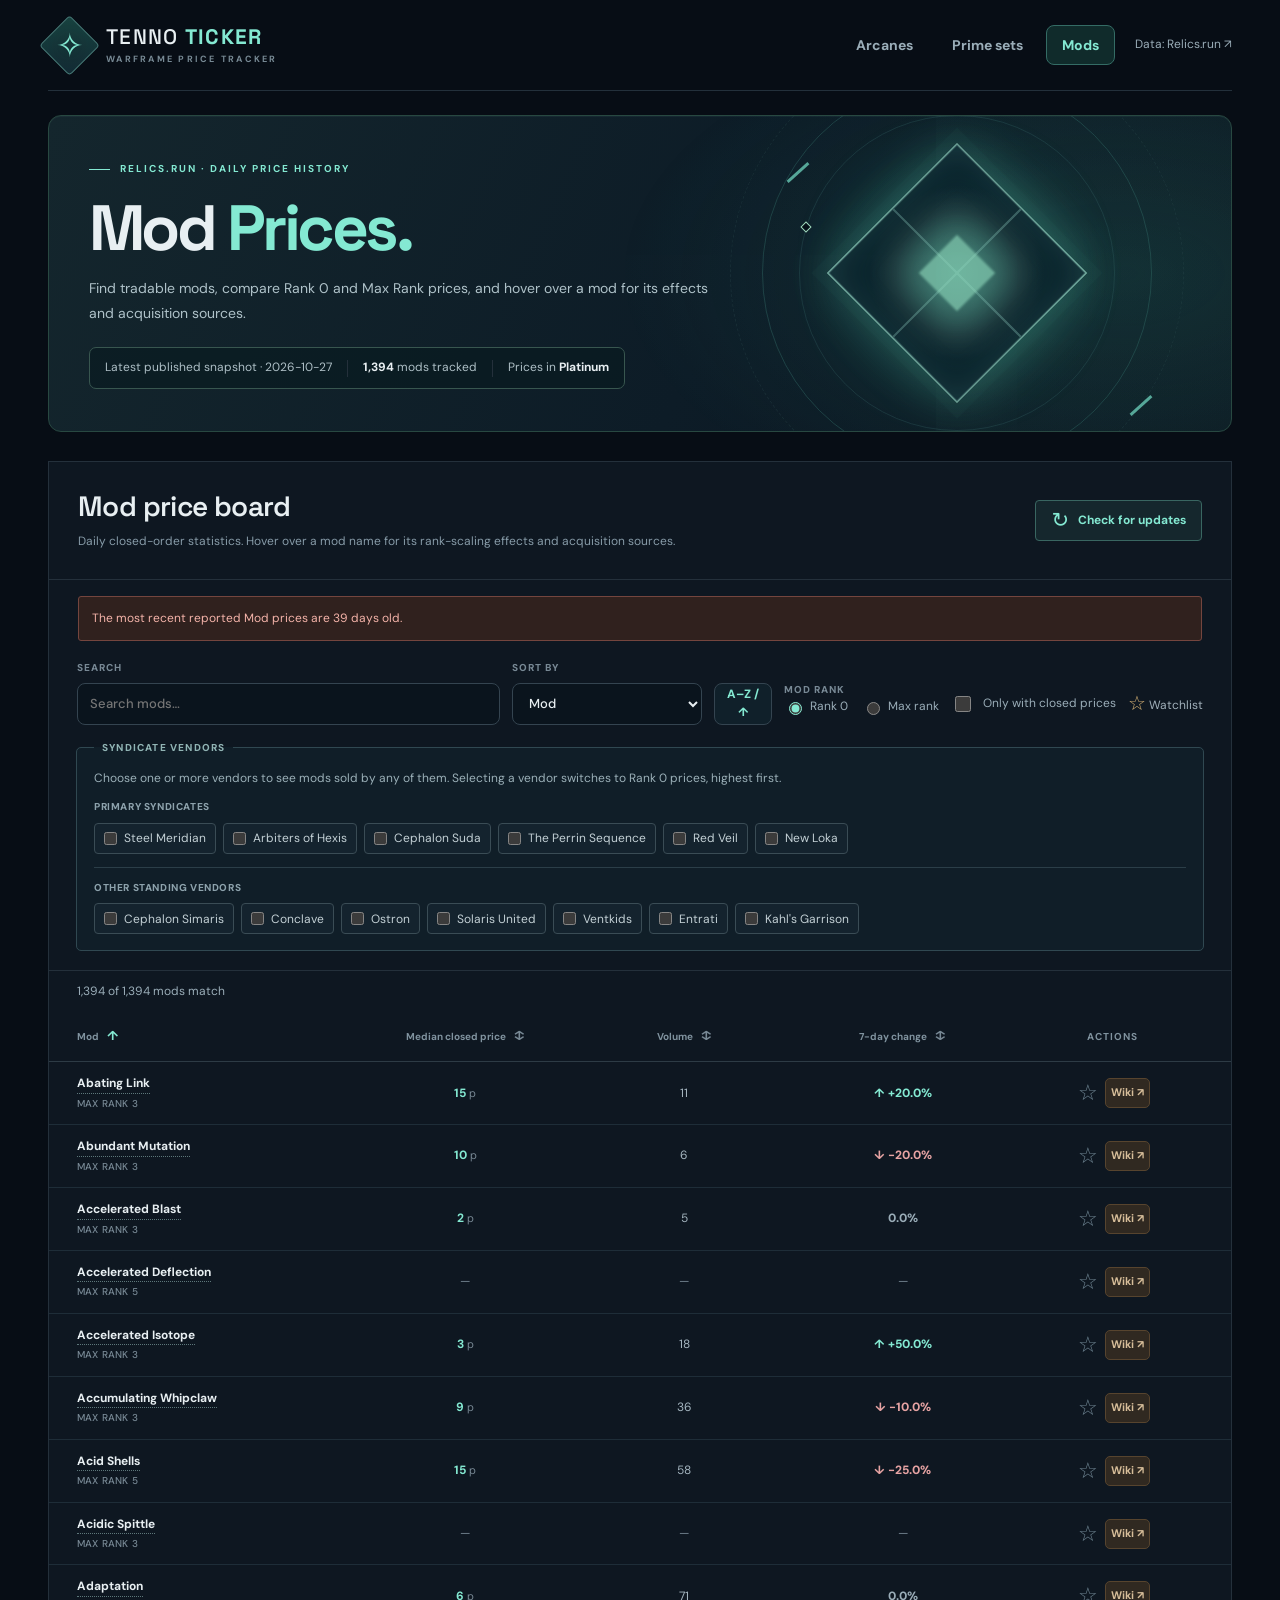
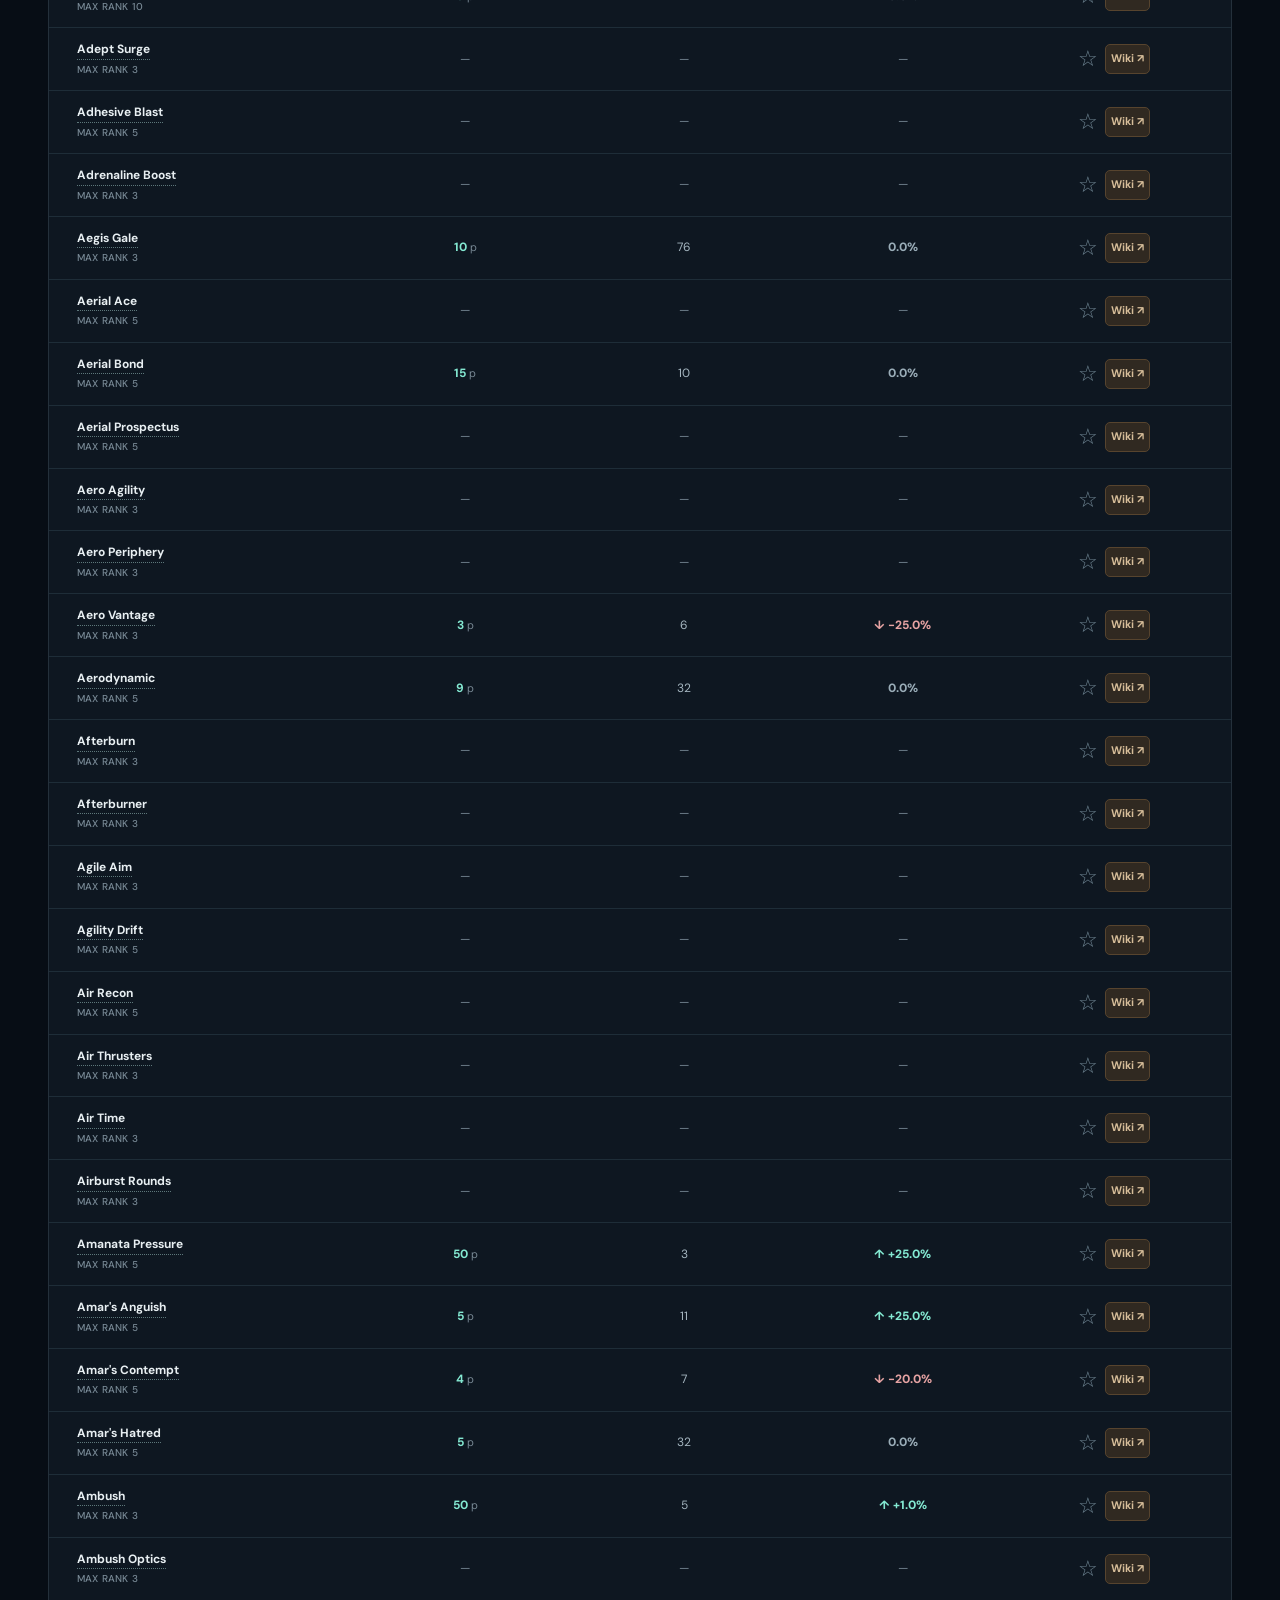
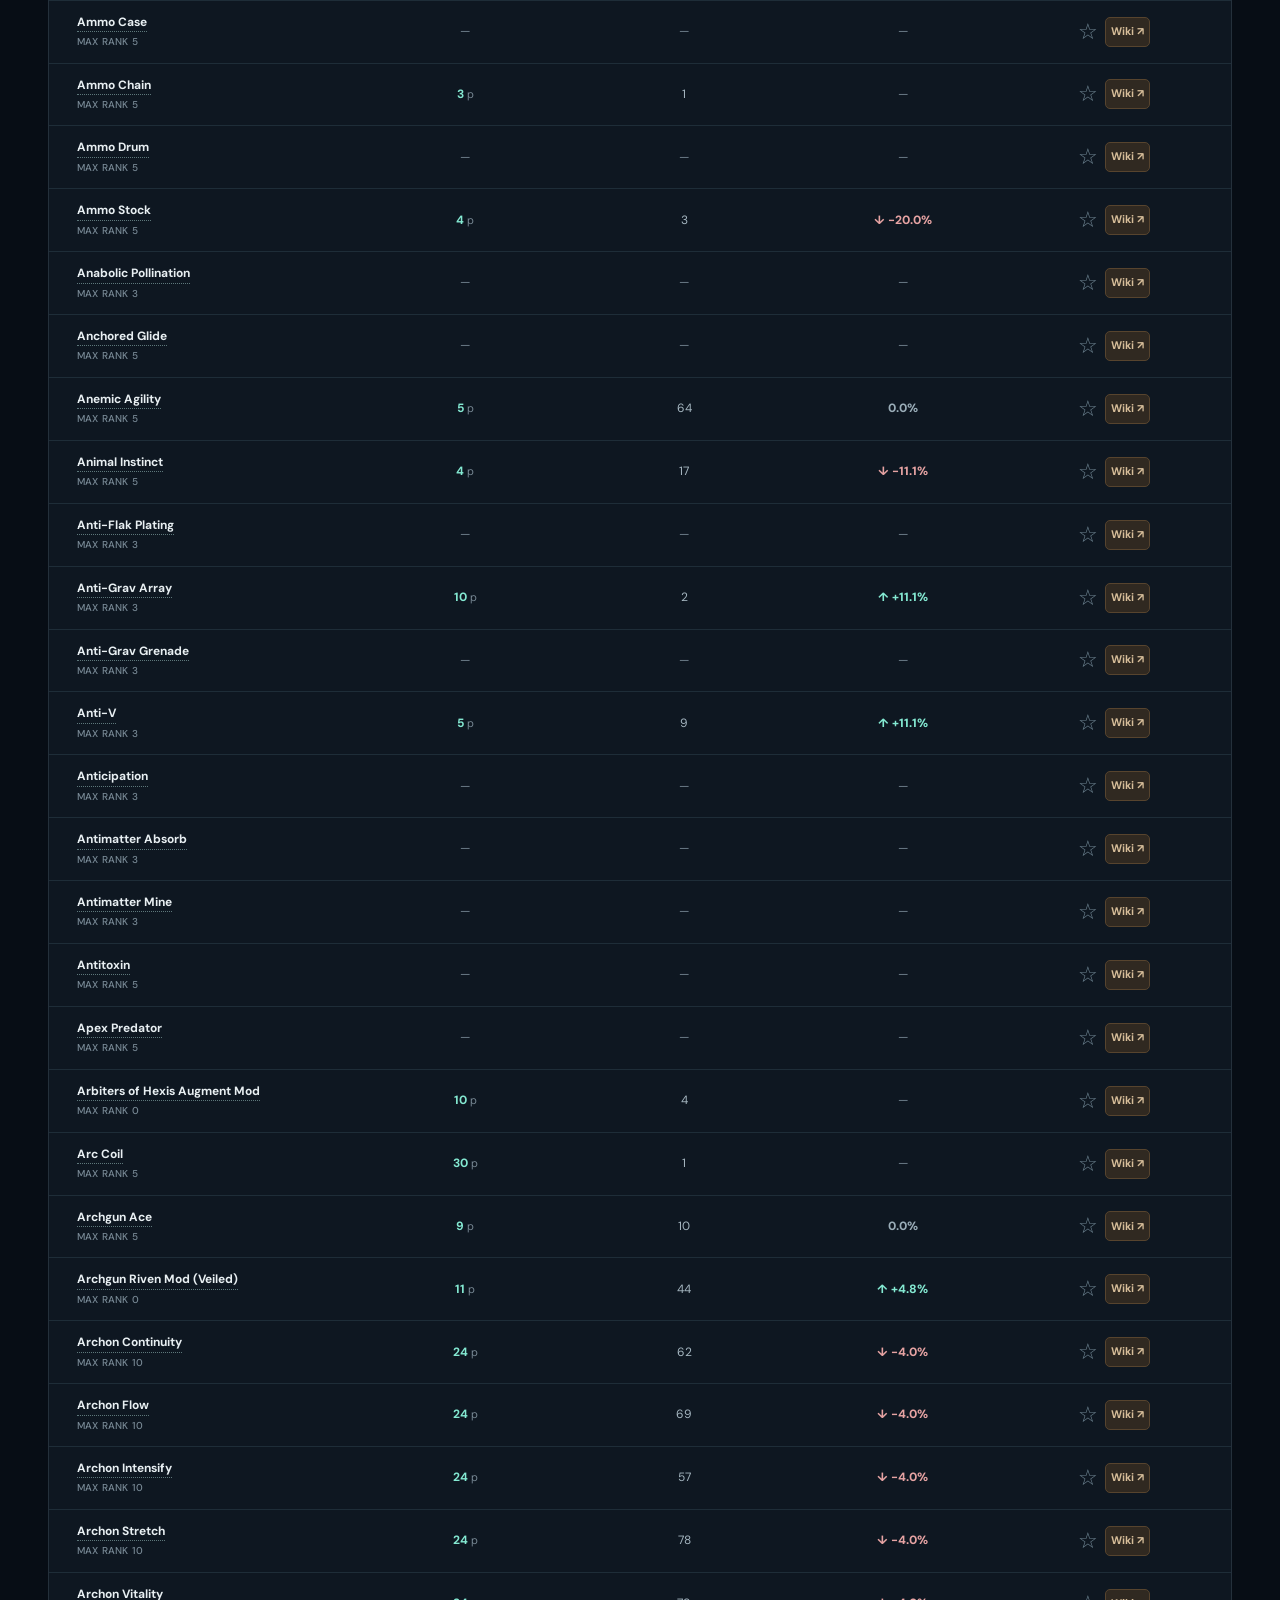
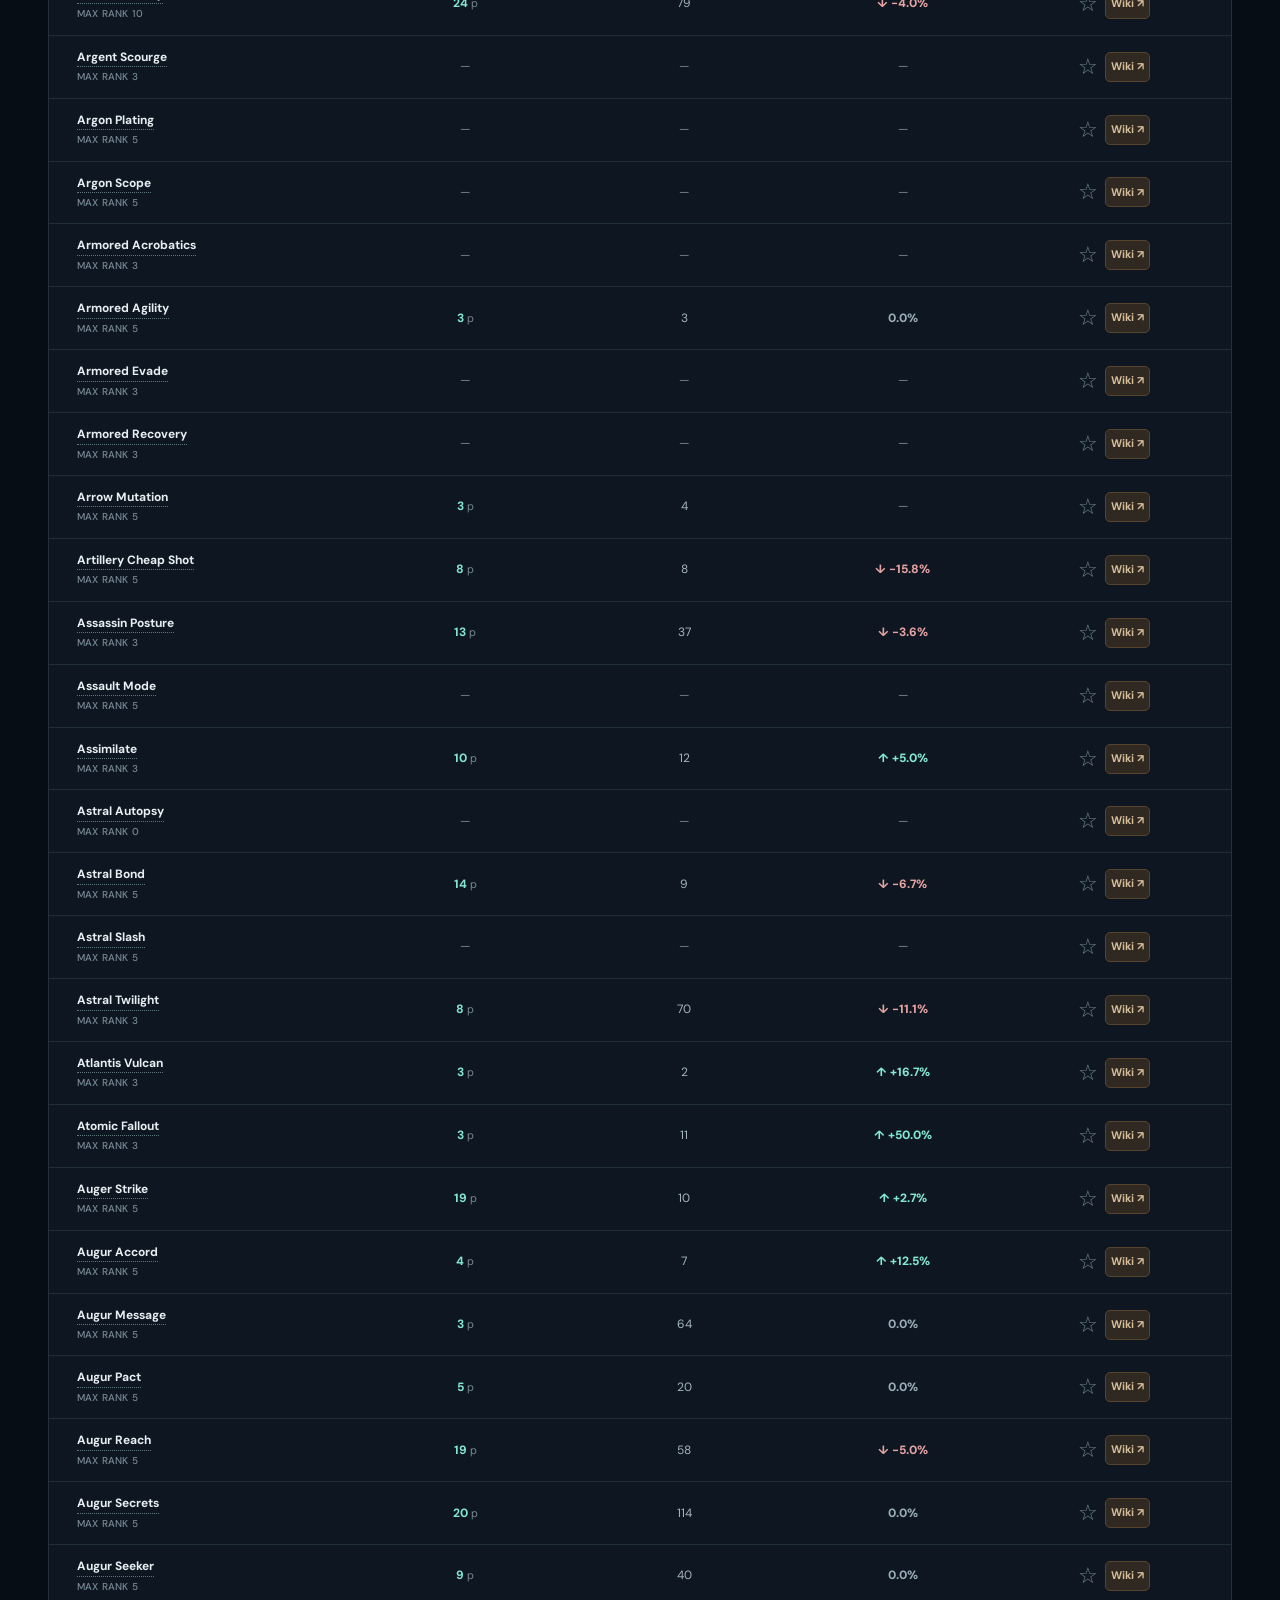
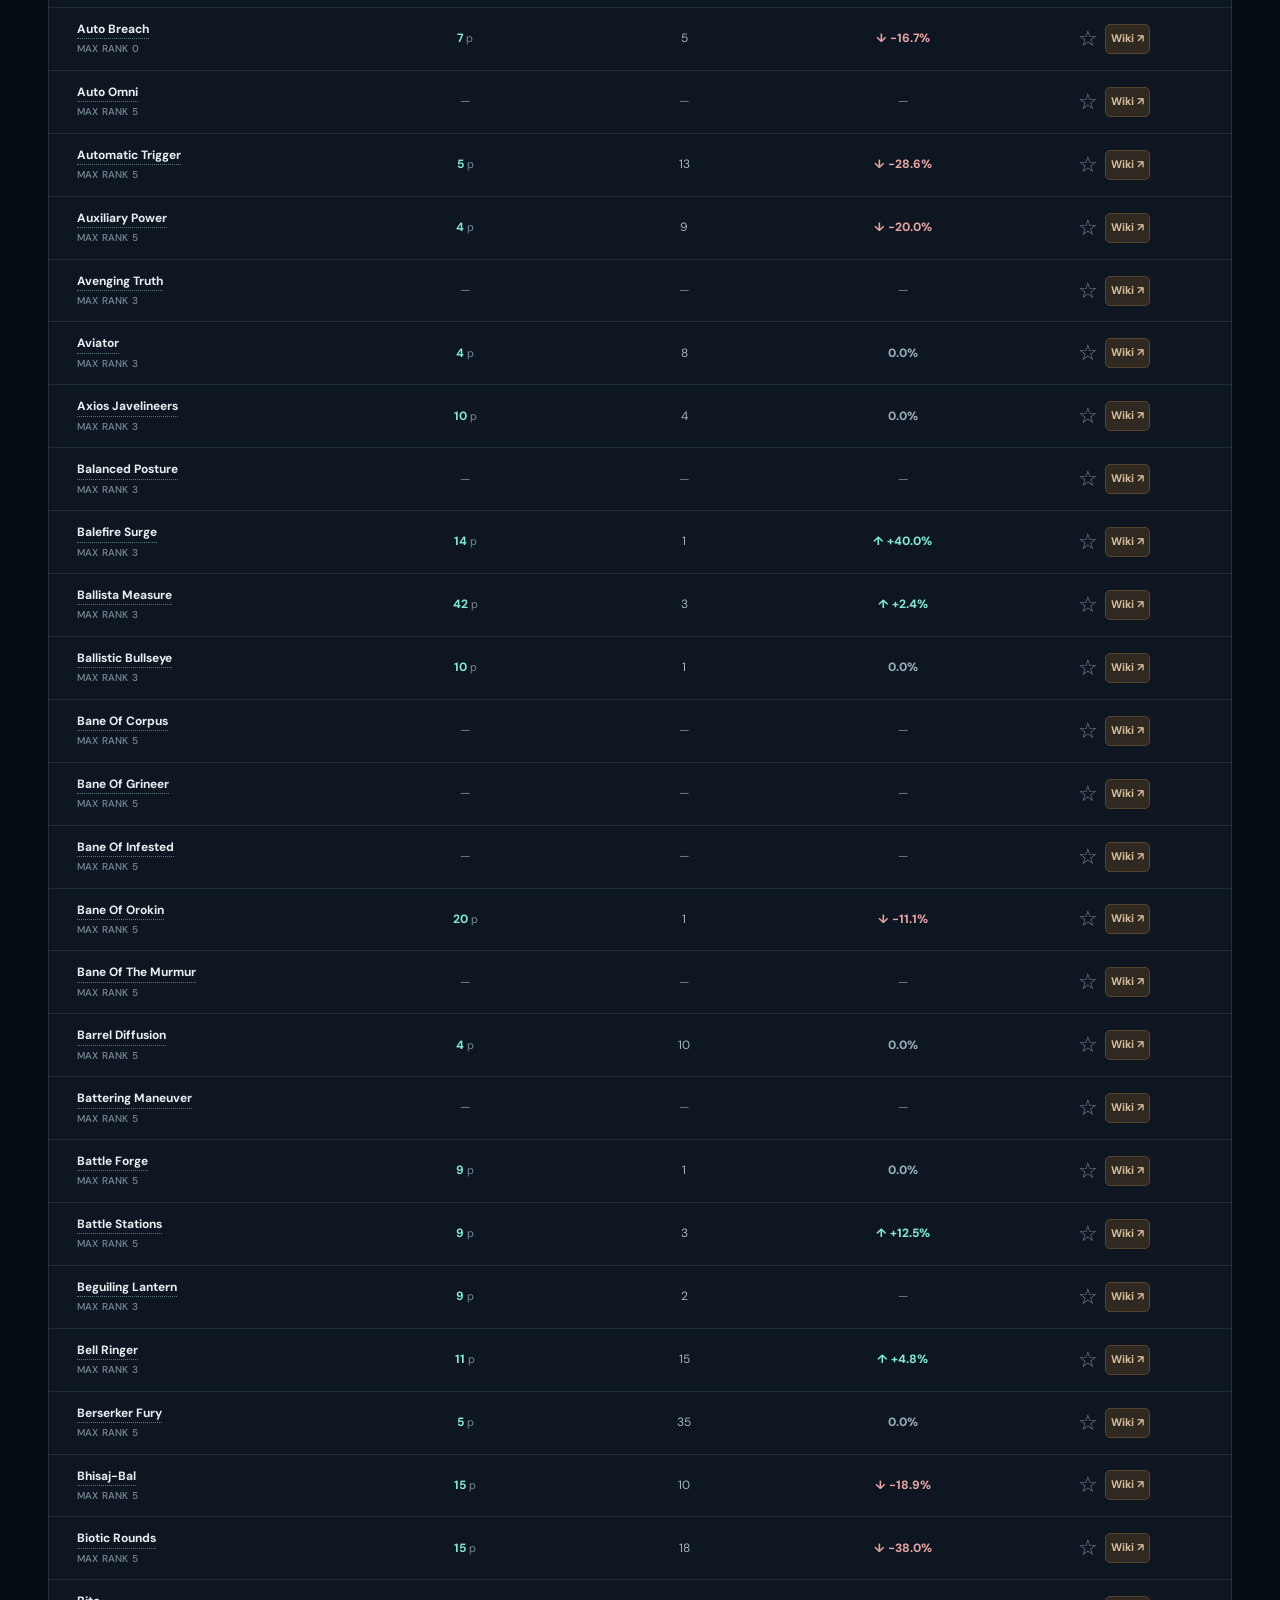
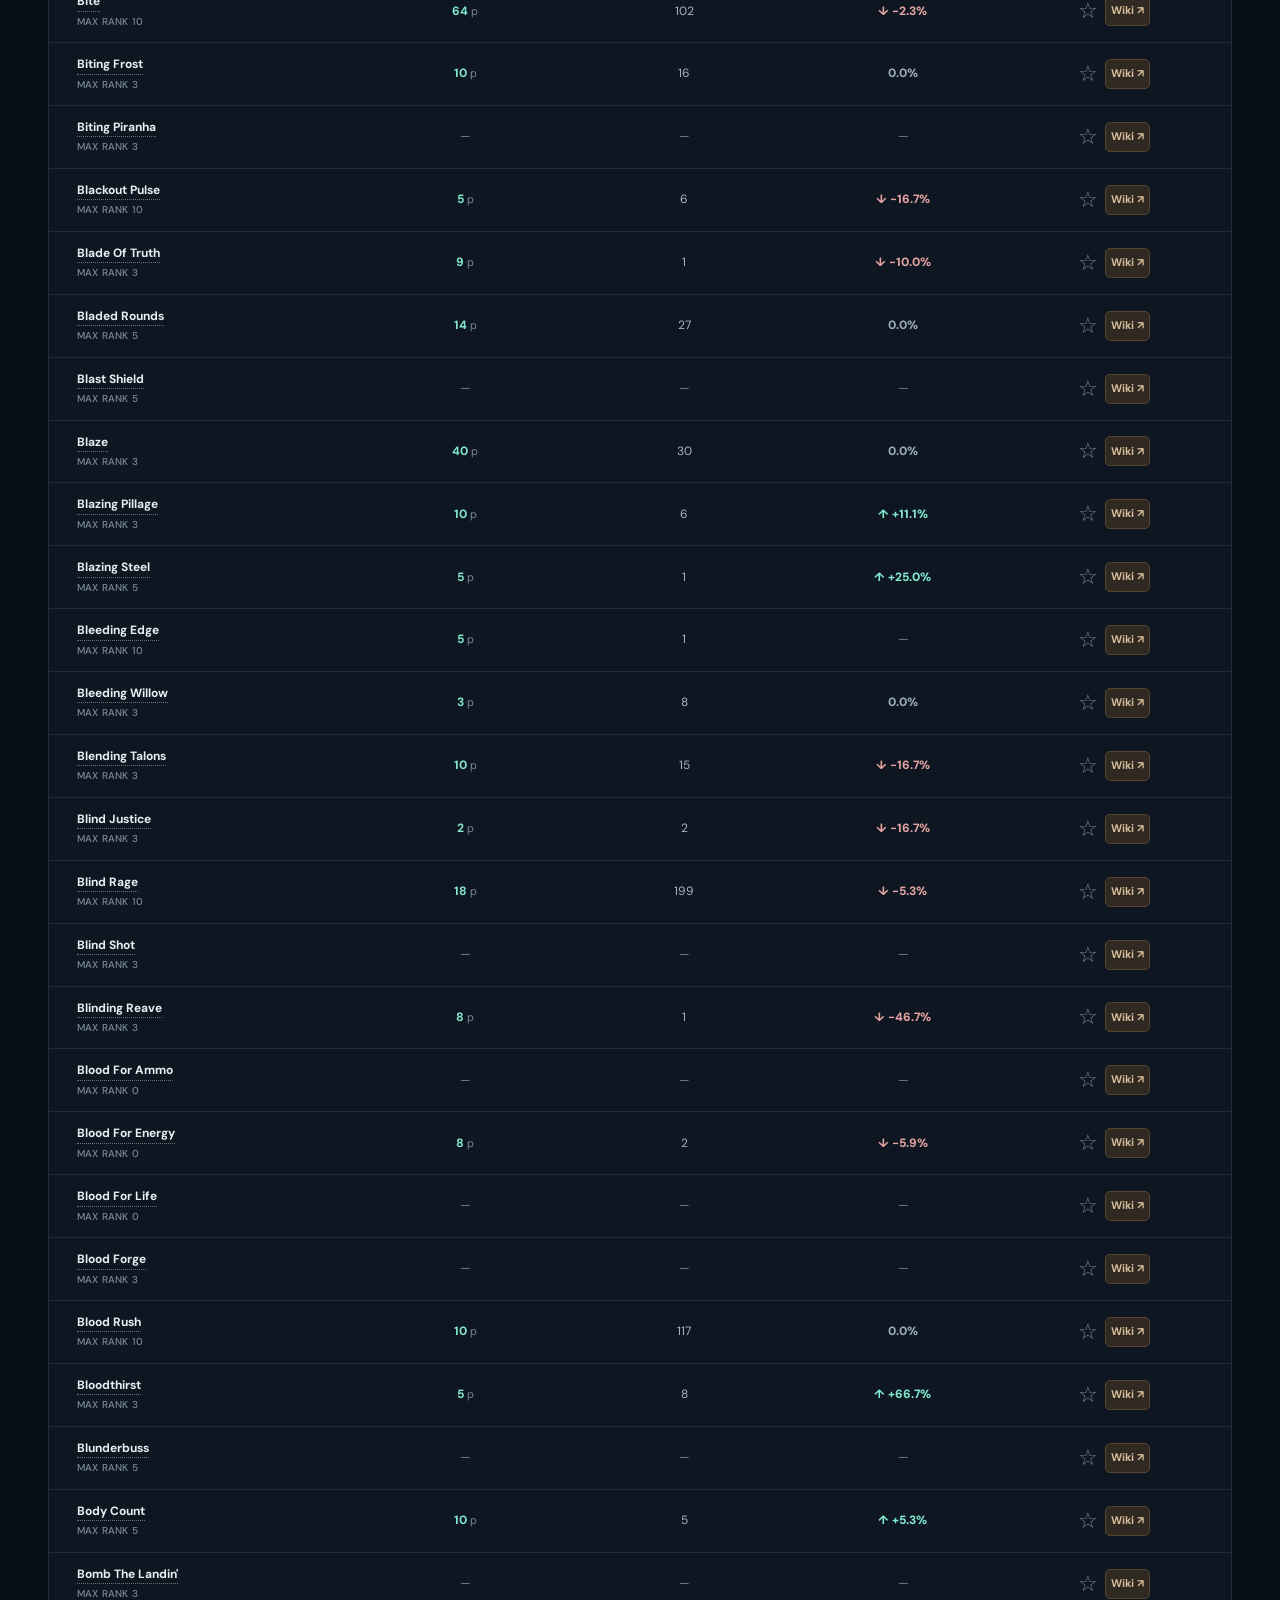
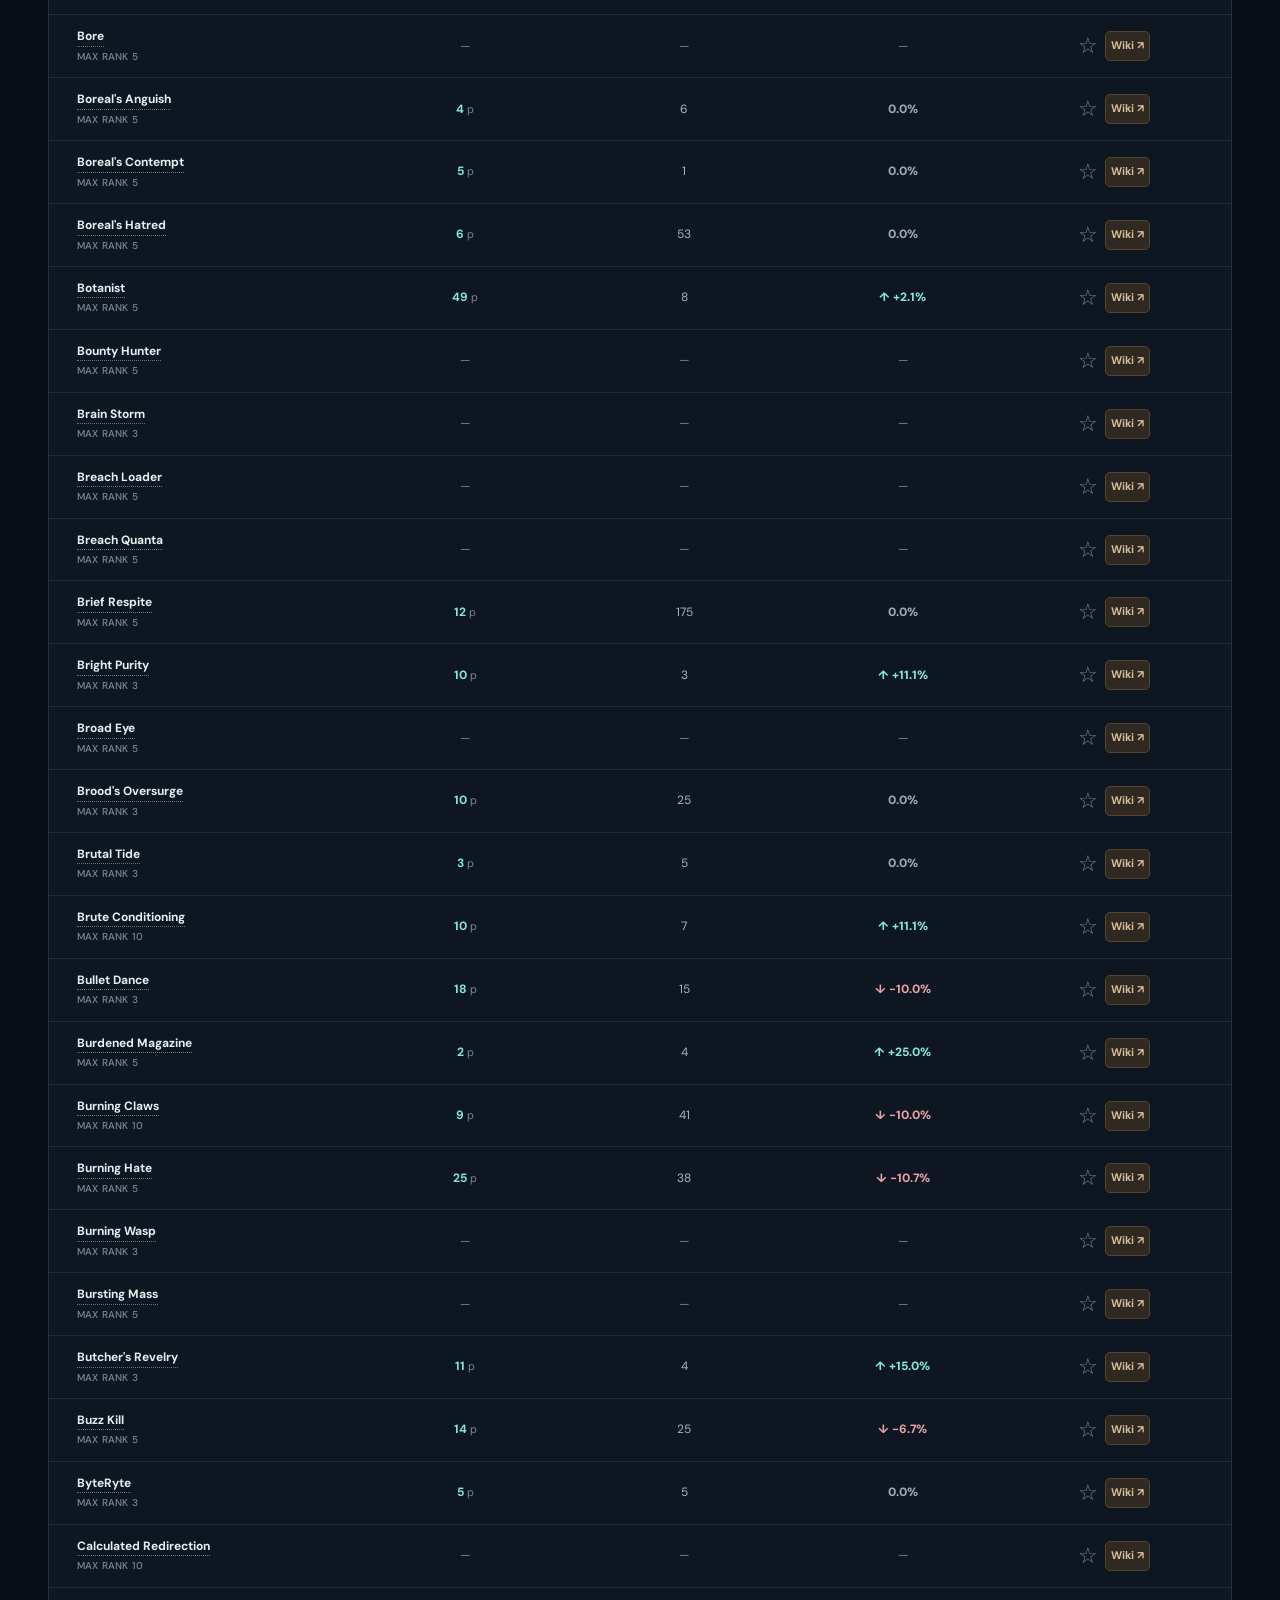
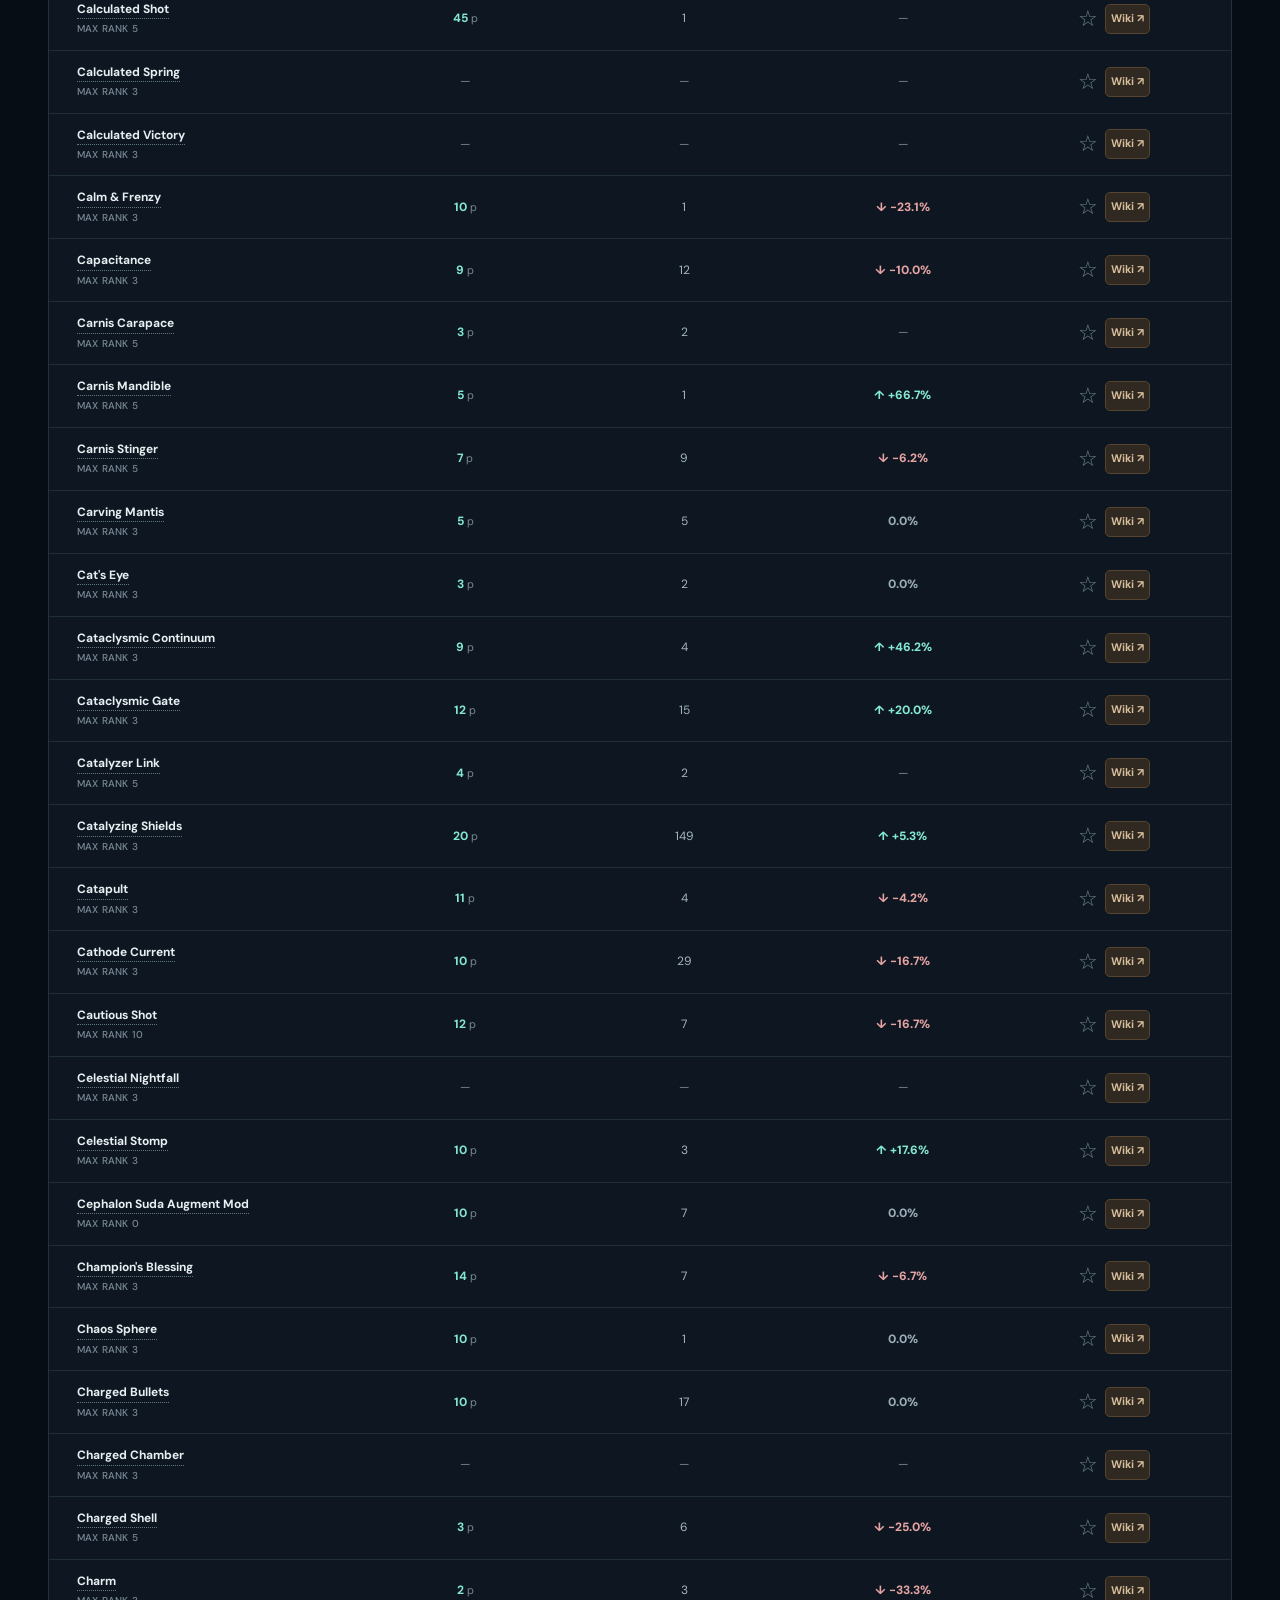
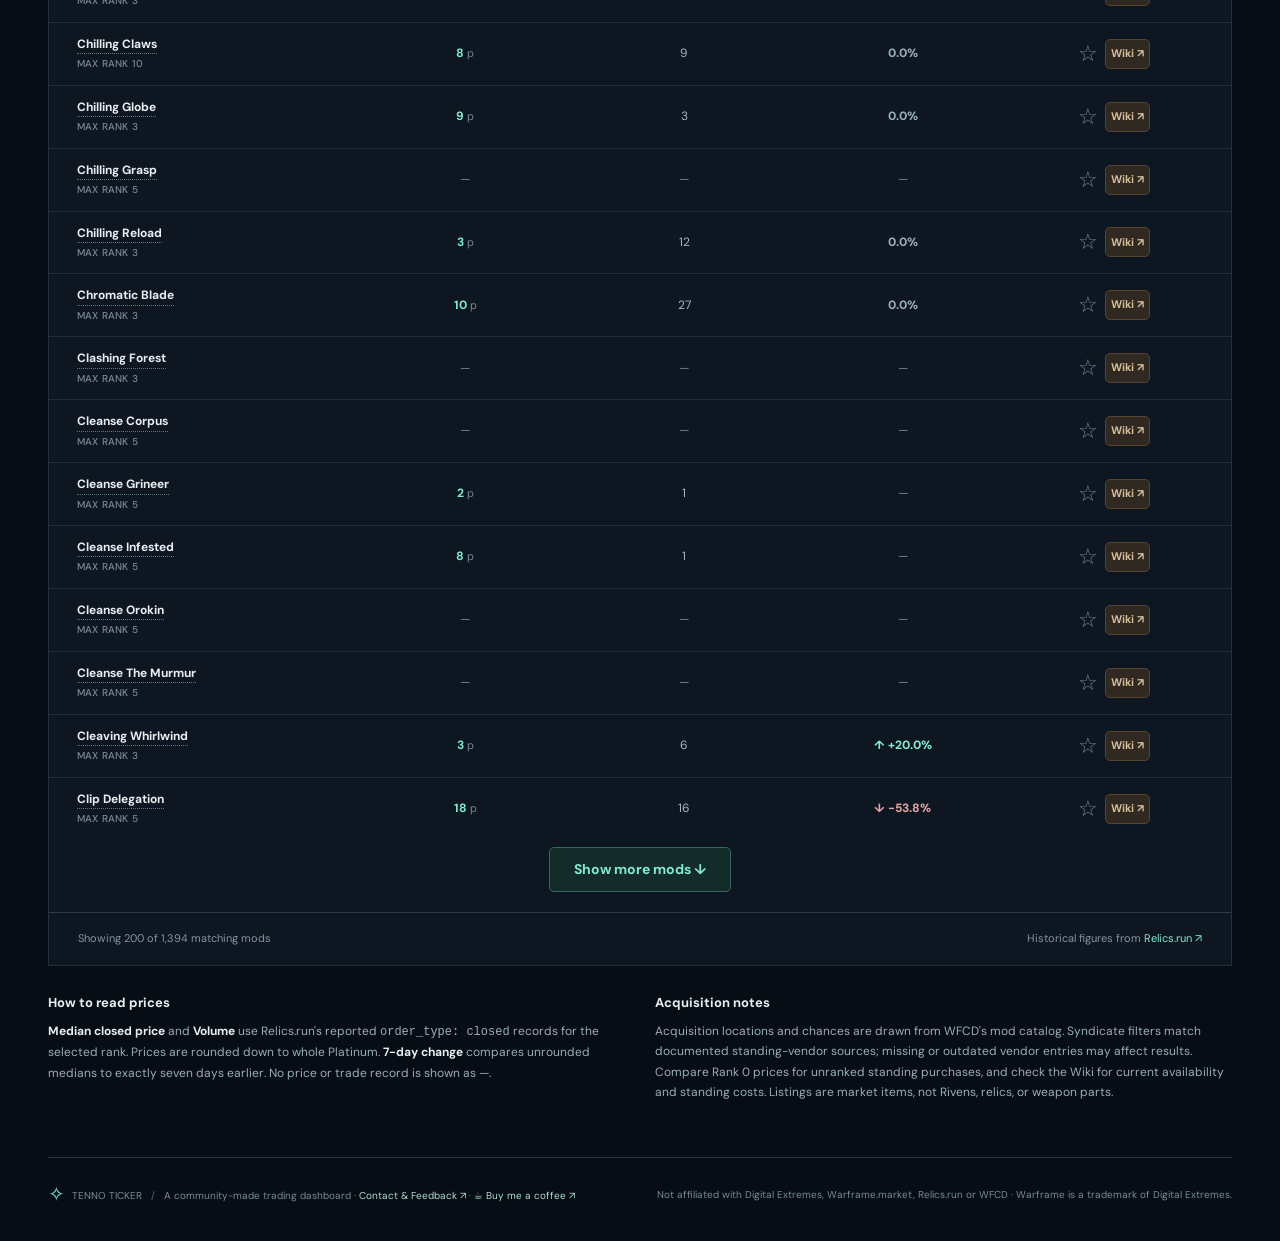
<file: site/mods.html>
<!doctype html>
<html lang="en">
<head>
  <meta charset="utf-8">
  <meta name="viewport" content="width=device-width, initial-scale=1">
  <meta name="theme-color" content="#080e17">
  <meta name="description" content="Track daily reported closed-order prices, volume, and 7-day change for tradable Warframe mods.">
  <title>Mod Prices — Tenno Ticker</title>
  <link rel="preconnect" href="https://fonts.googleapis.com">
  <link rel="preconnect" href="https://fonts.gstatic.com" crossorigin>
  <link href="https://fonts.googleapis.com/css2?family=DM+Sans:wght@400;500;600;700&family=Space+Grotesk:wght@400;500;600;700&display=swap" rel="stylesheet">
  <link rel="stylesheet" href="./styles.css?v=tooltip-no-scroll-2">
  <link rel="stylesheet" href="./prime-sets.css?v=watchlists-2">
  <link rel="stylesheet" href="./mods.css?v=syndicate-vendors-1">
  <link rel="icon" type="image/png" href="./favicon.png">
  <script async src="https://www.googletagmanager.com/gtag/js?id=G-MQFQ6QBJ6M"></script>
  <script>window.dataLayer=window.dataLayer||[];function gtag(){dataLayer.push(arguments)}gtag('js',new Date());gtag('config','G-MQFQ6QBJ6M');</script>
  <script type="module" src="https://static.cloudflareinsights.com/beacon.min.js" data-cf-beacon='{"token":"58da4a2061cf43a3b5ef30803b7ceabc"}'></script>
  <script src="./mods.js?v=watchlists-1" defer></script>
</head>
<body>
  <div class="app-shell">
    <header class="topbar">
      <a class="brand" href="./" aria-label="Tenno Ticker home">
        <span class="brand-mark" aria-hidden="true"><span class="brand-glyph">✧</span></span>
        <span class="brand-type">TENNO <strong>TICKER</strong><small>WARFRAME PRICE TRACKER</small></span>
      </a>
      <nav class="prime-navigation" aria-label="Price boards">
        <a href="./">Arcanes</a>
        <a href="./prime-sets.html">Prime sets</a>
        <a href="./mods.html" aria-current="page">Mods</a>
      </nav>
      <a class="prime-source-link" href="https://relics.run/history/" target="_blank" rel="noopener noreferrer">Data: Relics.run ↗</a>
    </header>
    <main>
      <section class="prime-hero board-hero">
        <div class="eyebrow"><span class="eyebrow-line"></span> RELICS.RUN · DAILY PRICE HISTORY</div>
        <h1>Mod <span>Prices.</span></h1>
        <p>Find tradable mods, compare Rank 0 and Max Rank prices, and hover over a mod for its effects and acquisition sources.</p>
        <div class="prime-hero-meta">
          <span id="mod-status" role="status">Loading the published snapshot…</span>
          <span class="prime-meta-divider"></span><span><strong id="mod-total">—</strong> mods tracked</span>
          <span class="prime-meta-divider"></span><span>Prices in <strong>Platinum</strong></span>
        </div>
        <div class="hero-art" aria-hidden="true">
          <div class="orbit orbit-one"></div><div class="orbit orbit-two"></div><div class="orbit orbit-three"></div>
          <div class="core-glow"></div><div class="core-shape"><i></i><i></i><i></i><i></i><span class="core-center"></span></div>
          <span class="orbital-tick tick-one"></span><span class="orbital-tick tick-two"></span>
        </div>
      </section>
      <section class="market-panel prime-panel mod-panel" aria-labelledby="mod-heading">
        <div class="section-head">
          <div><h2 id="mod-heading">Mod price board</h2><p>Daily closed-order statistics. Hover over a mod name for its rank-scaling effects and acquisition sources.</p></div>
          <button id="mod-refresh" class="refresh-button" type="button"><span class="refresh-icon" aria-hidden="true">↻</span> Check for updates</button>
        </div>
        <div id="mod-error" class="error-banner" role="alert" hidden></div>
        <div class="prime-toolbar">
          <label class="prime-search-label" for="mod-search">SEARCH <input id="mod-search" type="search" autocomplete="off" placeholder="Search mods…"></label>
          <label class="prime-sort-label" for="mod-sort">SORT BY
            <select id="mod-sort">
              <option value="name">Mod</option><option value="medianClosedPrice">Median closed price</option>
              <option value="volume">Volume</option><option value="change7dPct">7-day change</option>
            </select>
          </label>
          <button id="mod-direction" class="icon-button prime-direction" type="button" aria-label="Reverse sort order">A–Z</button>
          <fieldset class="rank-pick"><legend>MOD RANK</legend>
            <label><input type="radio" name="mod-rank" value="rank0" checked> Rank 0</label>
            <label><input type="radio" name="mod-rank" value="rankMax"> Max rank</label>
          </fieldset>
          <label class="prime-priced-filter"><input id="mod-priced" type="checkbox"> Only with closed prices</label>
          <button id="mod-favorites-only" class="favorites-filter" type="button" aria-pressed="false"><span>☆</span> Watchlist</button>
        </div>
        <fieldset id="mod-syndicates" class="mod-syndicate-filter" aria-describedby="mod-syndicate-help">
          <legend>SYNDICATE VENDORS</legend>
          <div class="mod-syndicate-head">
            <p id="mod-syndicate-help">Choose one or more vendors to see mods sold by any of them. Selecting a vendor switches to Rank 0 prices, highest first.</p>
            <button id="mod-syndicate-clear" class="mod-syndicate-clear" type="button" hidden>Clear selection</button>
          </div>
          <div class="mod-syndicate-group" role="group" aria-labelledby="mod-primary-label">
            <h3 id="mod-primary-label">Primary syndicates</h3>
            <div class="mod-syndicate-list">
              <label><input type="checkbox" name="mod-syndicate" value="Steel Meridian">Steel Meridian</label>
              <label><input type="checkbox" name="mod-syndicate" value="Arbiters of Hexis">Arbiters of Hexis</label>
              <label><input type="checkbox" name="mod-syndicate" value="Cephalon Suda">Cephalon Suda</label>
              <label><input type="checkbox" name="mod-syndicate" value="The Perrin Sequence">The Perrin Sequence</label>
              <label><input type="checkbox" name="mod-syndicate" value="Red Veil">Red Veil</label>
              <label><input type="checkbox" name="mod-syndicate" value="New Loka">New Loka</label>
            </div>
          </div>
          <div class="mod-syndicate-group" role="group" aria-labelledby="mod-other-label">
            <h3 id="mod-other-label">Other standing vendors</h3>
            <div class="mod-syndicate-list">
              <label><input type="checkbox" name="mod-syndicate" value="Cephalon Simaris">Cephalon Simaris</label>
              <label><input type="checkbox" name="mod-syndicate" value="Conclave">Conclave</label>
              <label><input type="checkbox" name="mod-syndicate" value="Ostron">Ostron</label>
              <label><input type="checkbox" name="mod-syndicate" value="Solaris United">Solaris United</label>
              <label><input type="checkbox" name="mod-syndicate" value="Ventkids">Ventkids</label>
              <label><input type="checkbox" name="mod-syndicate" value="Entrati">Entrati</label>
              <label><input type="checkbox" name="mod-syndicate" value="Kahl's Garrison">Kahl's Garrison</label>
            </div>
          </div>
        </fieldset>
        <div class="prime-table-meta"><span id="mod-count">Loading…</span></div>
        <div class="table-scroll-hint" role="note">↔ Scroll sideways on smaller screens to see all columns.</div>
        <div class="table-scroller">
          <table class="price-table prime-table mod-table">
            <thead id="mod-head"><tr>
              <th scope="col" data-sort="name" aria-sort="ascending"><button type="button" class="prime-sort-header" data-sort="name"><span>Mod</span><span class="prime-sort-arrow" aria-hidden="true">↑</span></button></th>
              <th scope="col" data-sort="medianClosedPrice" aria-sort="none"><button type="button" class="prime-sort-header" data-sort="medianClosedPrice"><span>Median closed price</span><span class="prime-sort-arrow" aria-hidden="true">↕</span></button></th>
              <th scope="col" data-sort="volume" aria-sort="none"><button type="button" class="prime-sort-header" data-sort="volume"><span>Volume</span><span class="prime-sort-arrow" aria-hidden="true">↕</span></button></th>
              <th scope="col" data-sort="change7dPct" aria-sort="none"><button type="button" class="prime-sort-header" data-sort="change7dPct"><span>7-day change</span><span class="prime-sort-arrow" aria-hidden="true">↕</span></button></th>
              <th scope="col">Actions</th>
            </tr></thead>
            <tbody id="mod-body"><tr><td colspan="5" class="empty-state">Loading mods…</td></tr></tbody>
          </table>
        </div>
        <div class="mod-more-wrap"><button type="button" id="mod-more" hidden>Show more mods ↓</button></div>
        <div class="table-footer"><span id="mod-footer-count">—</span><span>Historical figures from <a href="https://relics.run/history/" target="_blank" rel="noopener noreferrer">Relics.run ↗</a></span></div>
      </section>
      <section class="prime-explanation" aria-label="Mod price definitions">
        <div><strong>How to read prices</strong><p><b>Median closed price</b> and <b>Volume</b> use Relics.run's reported <code>order_type: closed</code> records for the selected rank. Prices are rounded down to whole Platinum. <b>7-day change</b> compares unrounded medians to exactly seven days earlier. No price or trade record is shown as —.</p></div>
        <div><strong>Acquisition notes</strong><p>Acquisition locations and chances are drawn from <a href="https://github.com/WFCD/warframe-items" target="_blank" rel="noopener noreferrer">WFCD's mod catalog</a>. Syndicate filters match documented standing-vendor sources; missing or outdated vendor entries may affect results. Compare Rank 0 prices for unranked standing purchases, and check the Wiki for current availability and standing costs. Listings are market items, not Rivens, relics, or weapon parts.</p></div>
      </section>
    </main>
<footer><span><span class="footer-mark">✧</span> TENNO TICKER <span class="footer-sep">/</span> A community-made trading dashboard · <a href="https://github.com/Saerdev/Tenno-Ticker/discussions" target="_blank" rel="noopener noreferrer" aria-label="Contact and feedback via public GitHub Discussions">Contact &amp; Feedback ↗</a> · <a href="https://ko-fi.com/saerdev" target="_blank" rel="noopener noreferrer" aria-label="Support Tenno Ticker on Ko-fi">☕ Buy me a coffee ↗</a></span><span>Not affiliated with Digital Extremes, Warframe.market, Relics.run or WFCD · Warframe is a trademark of Digital Extremes.</span></footer>
  </div>
  <div id="mod-tooltip" class="acquisition-tooltip" role="tooltip" hidden></div>
</body>
</html>
</file>
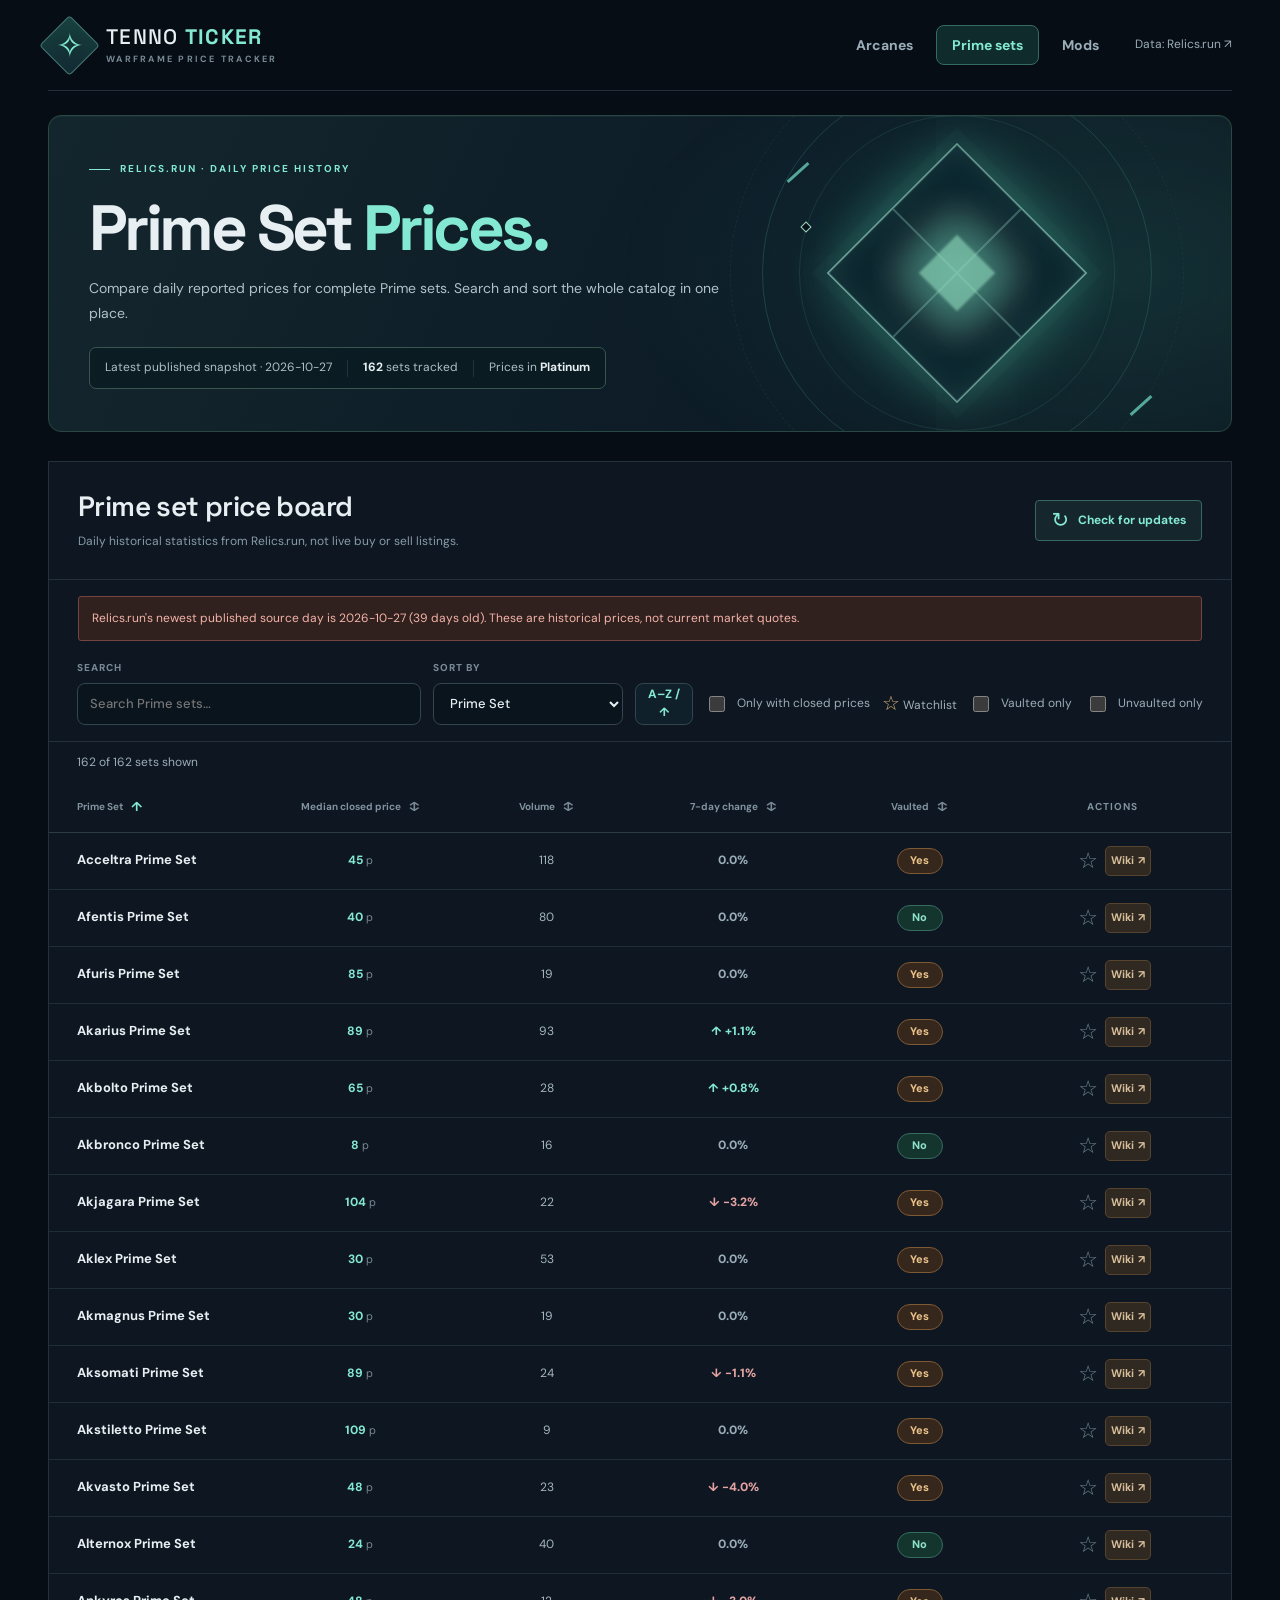
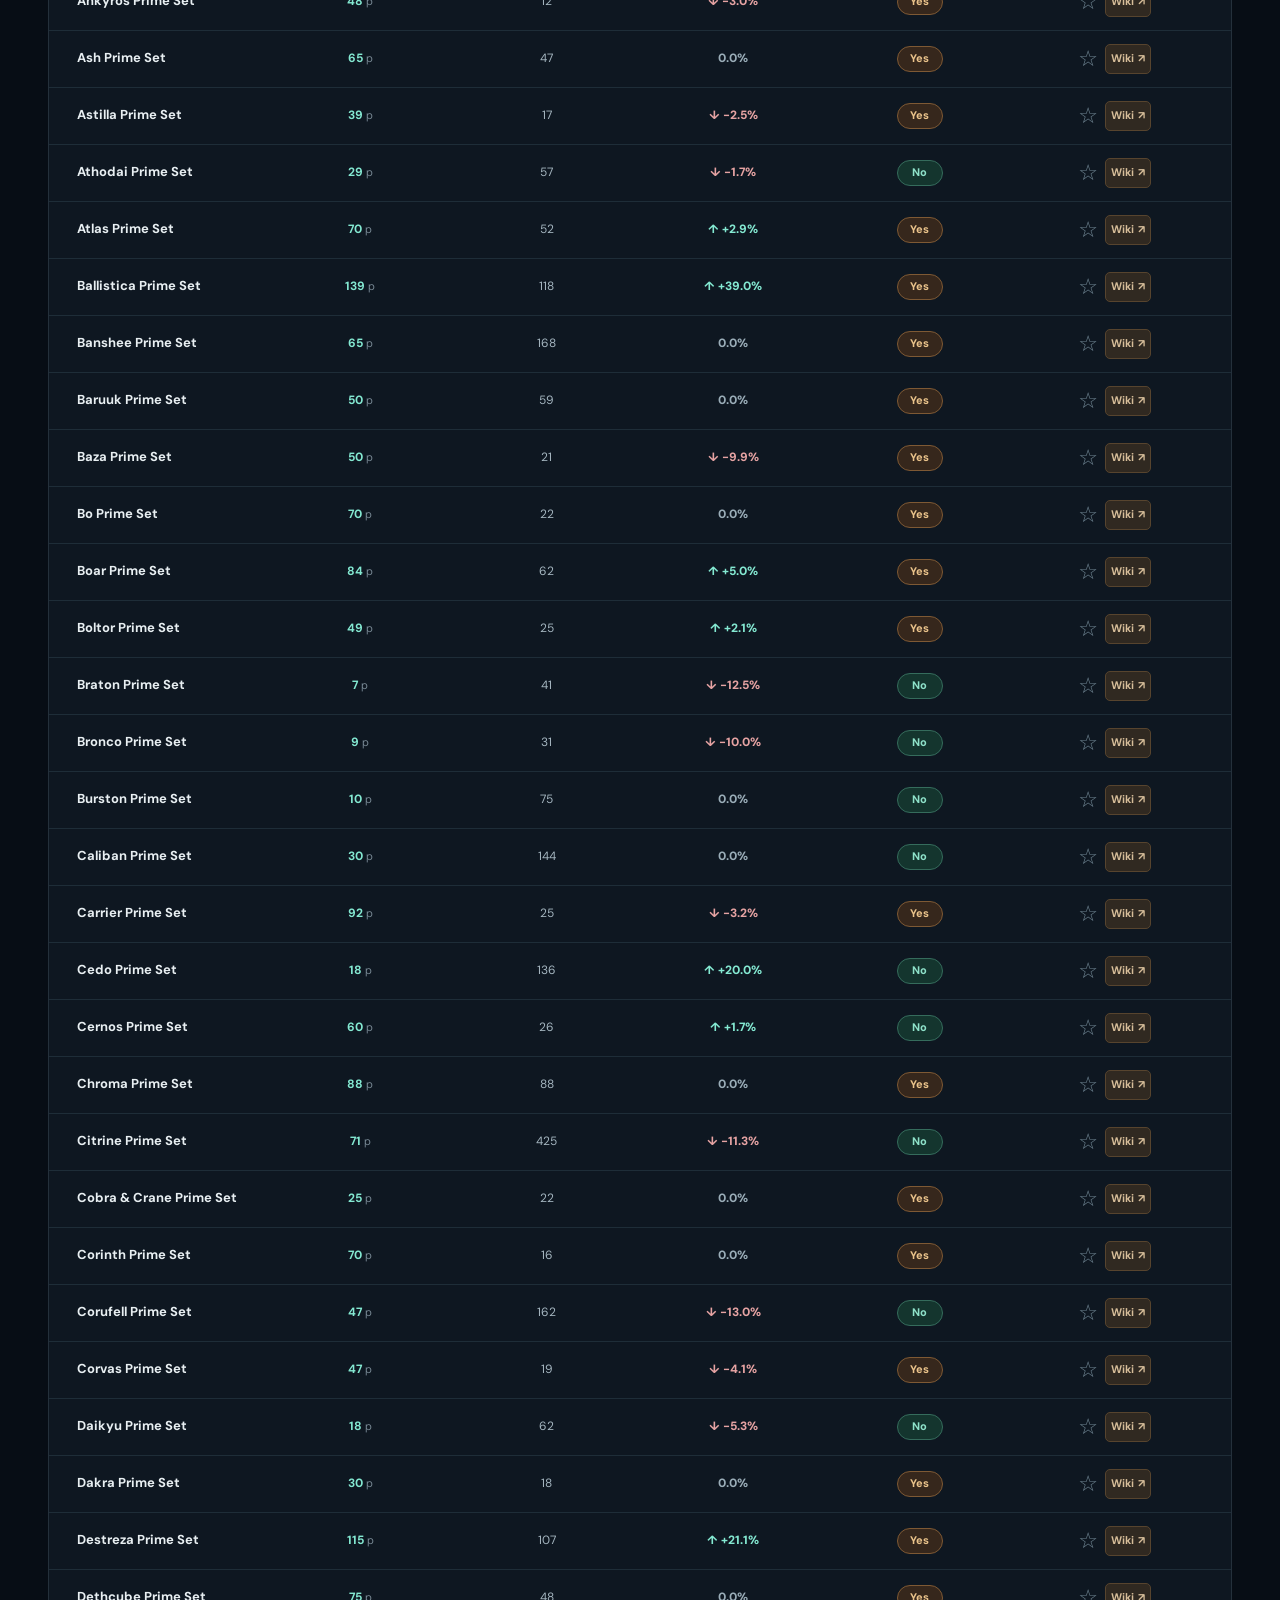
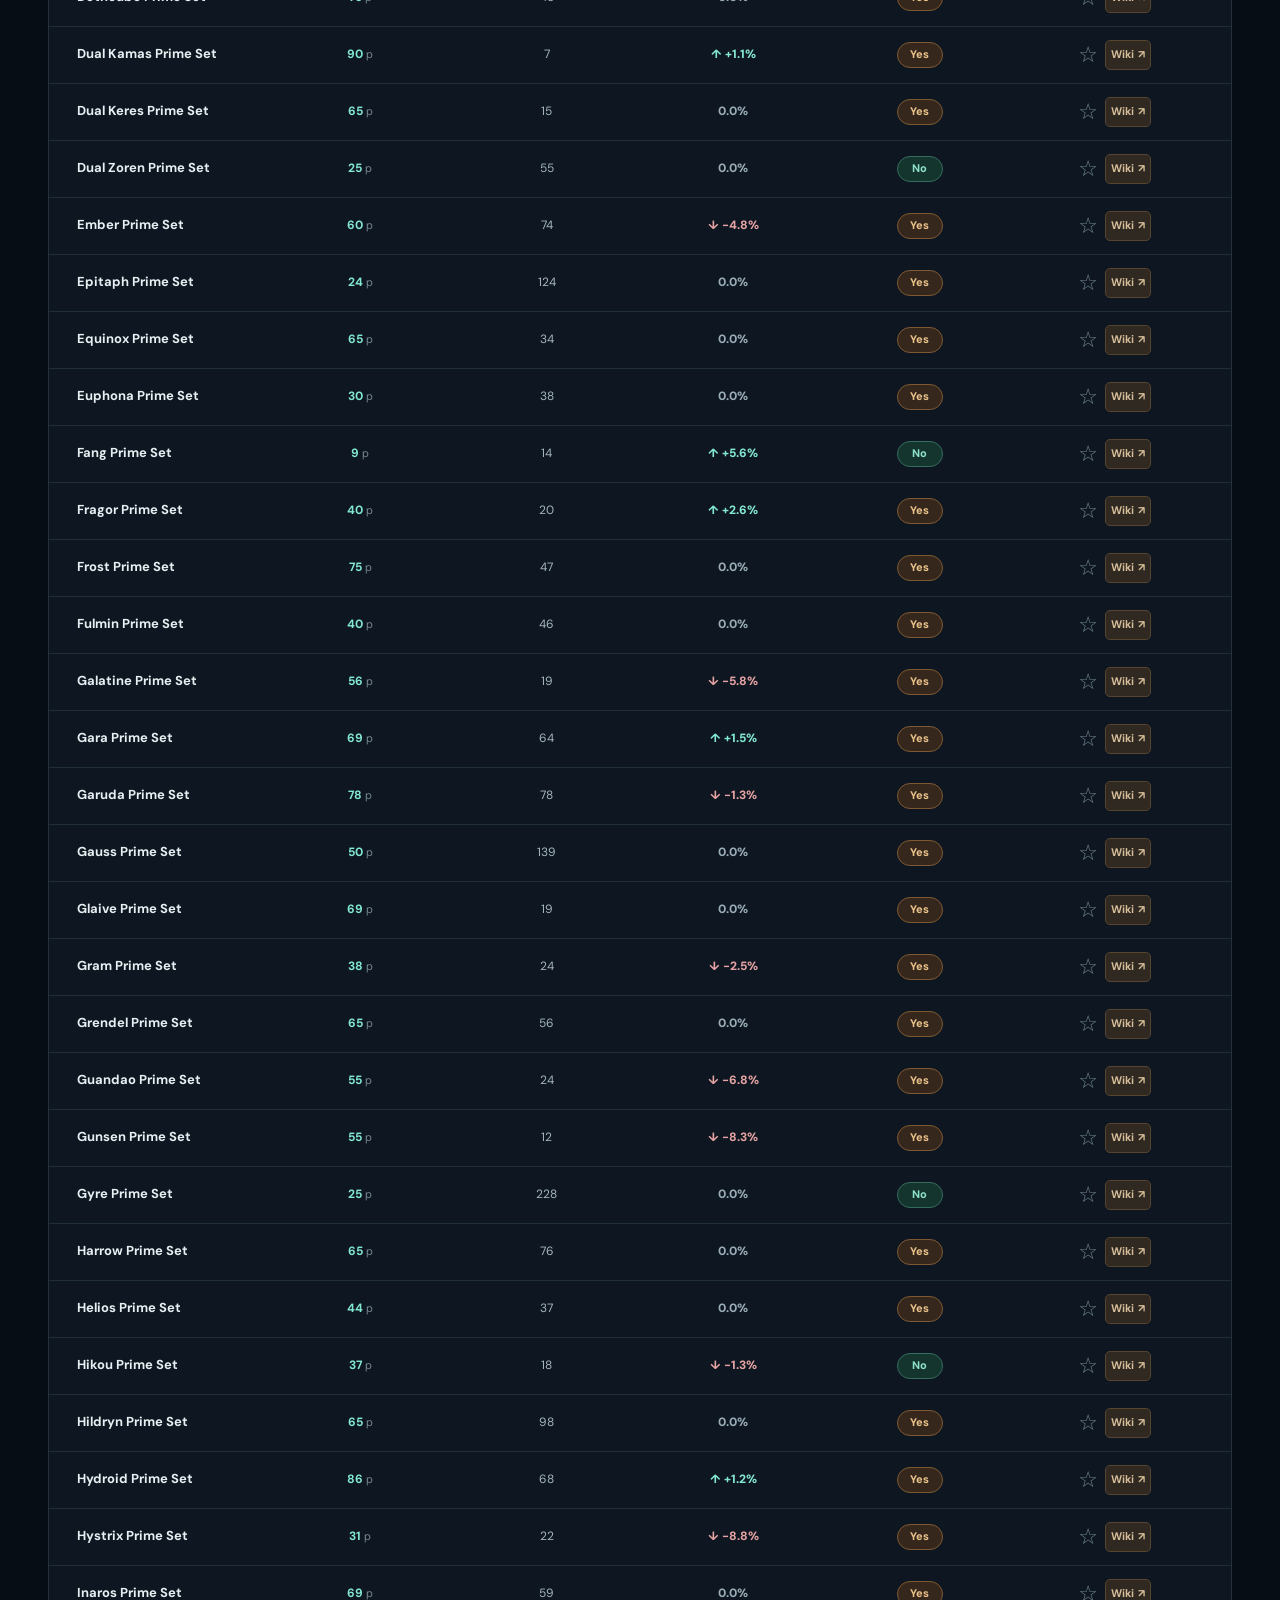
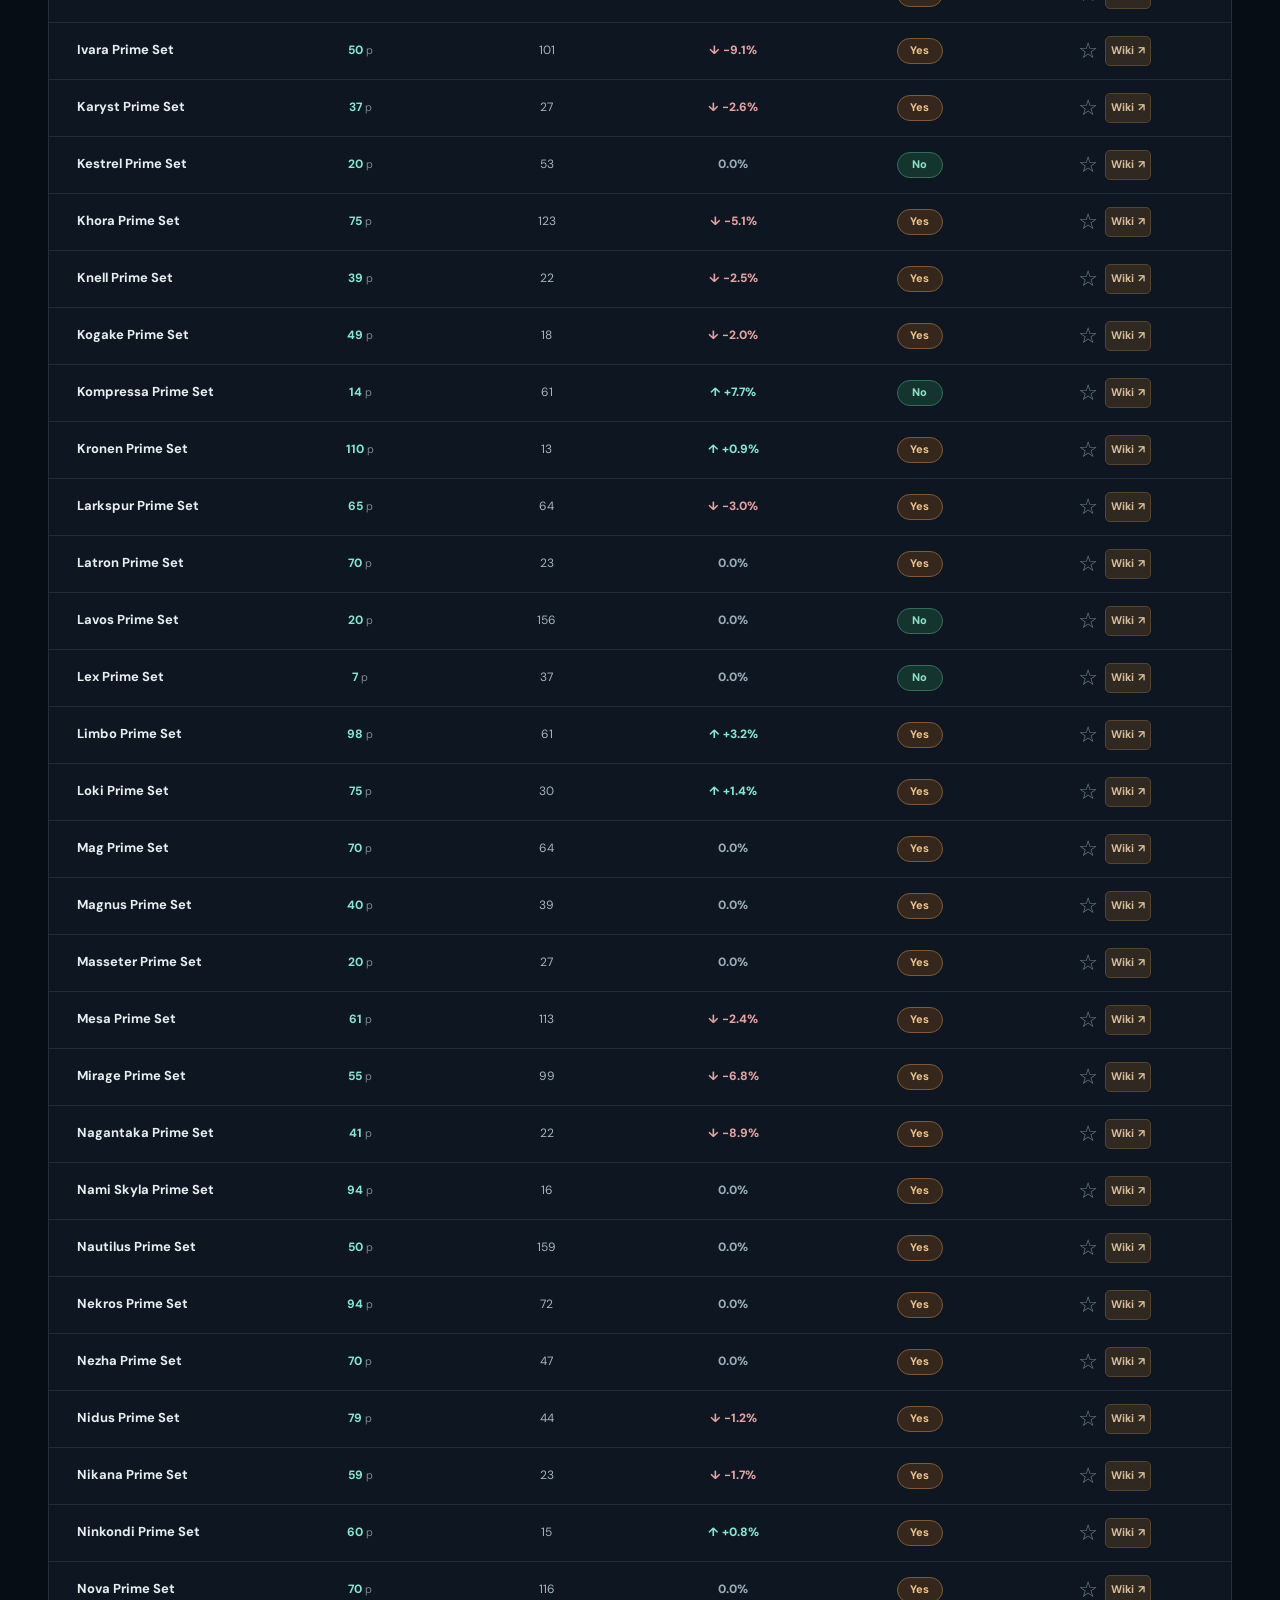
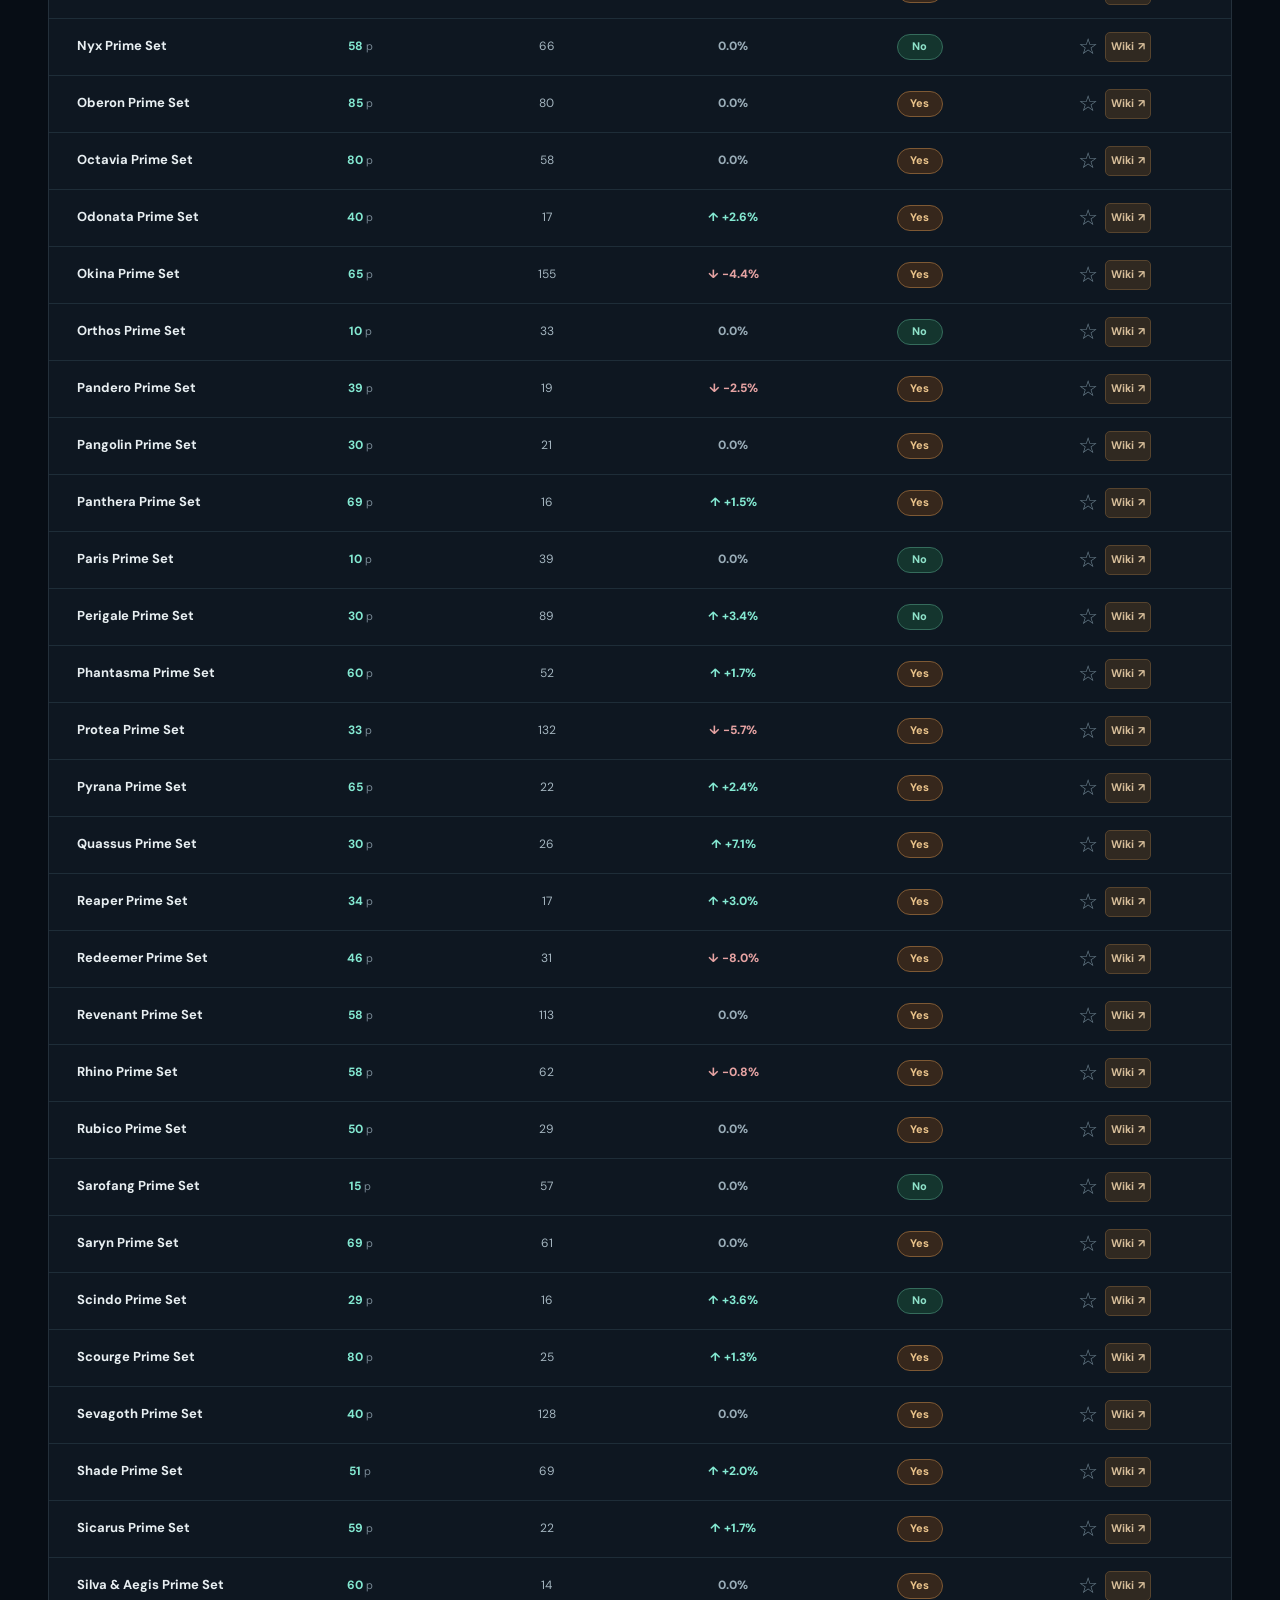
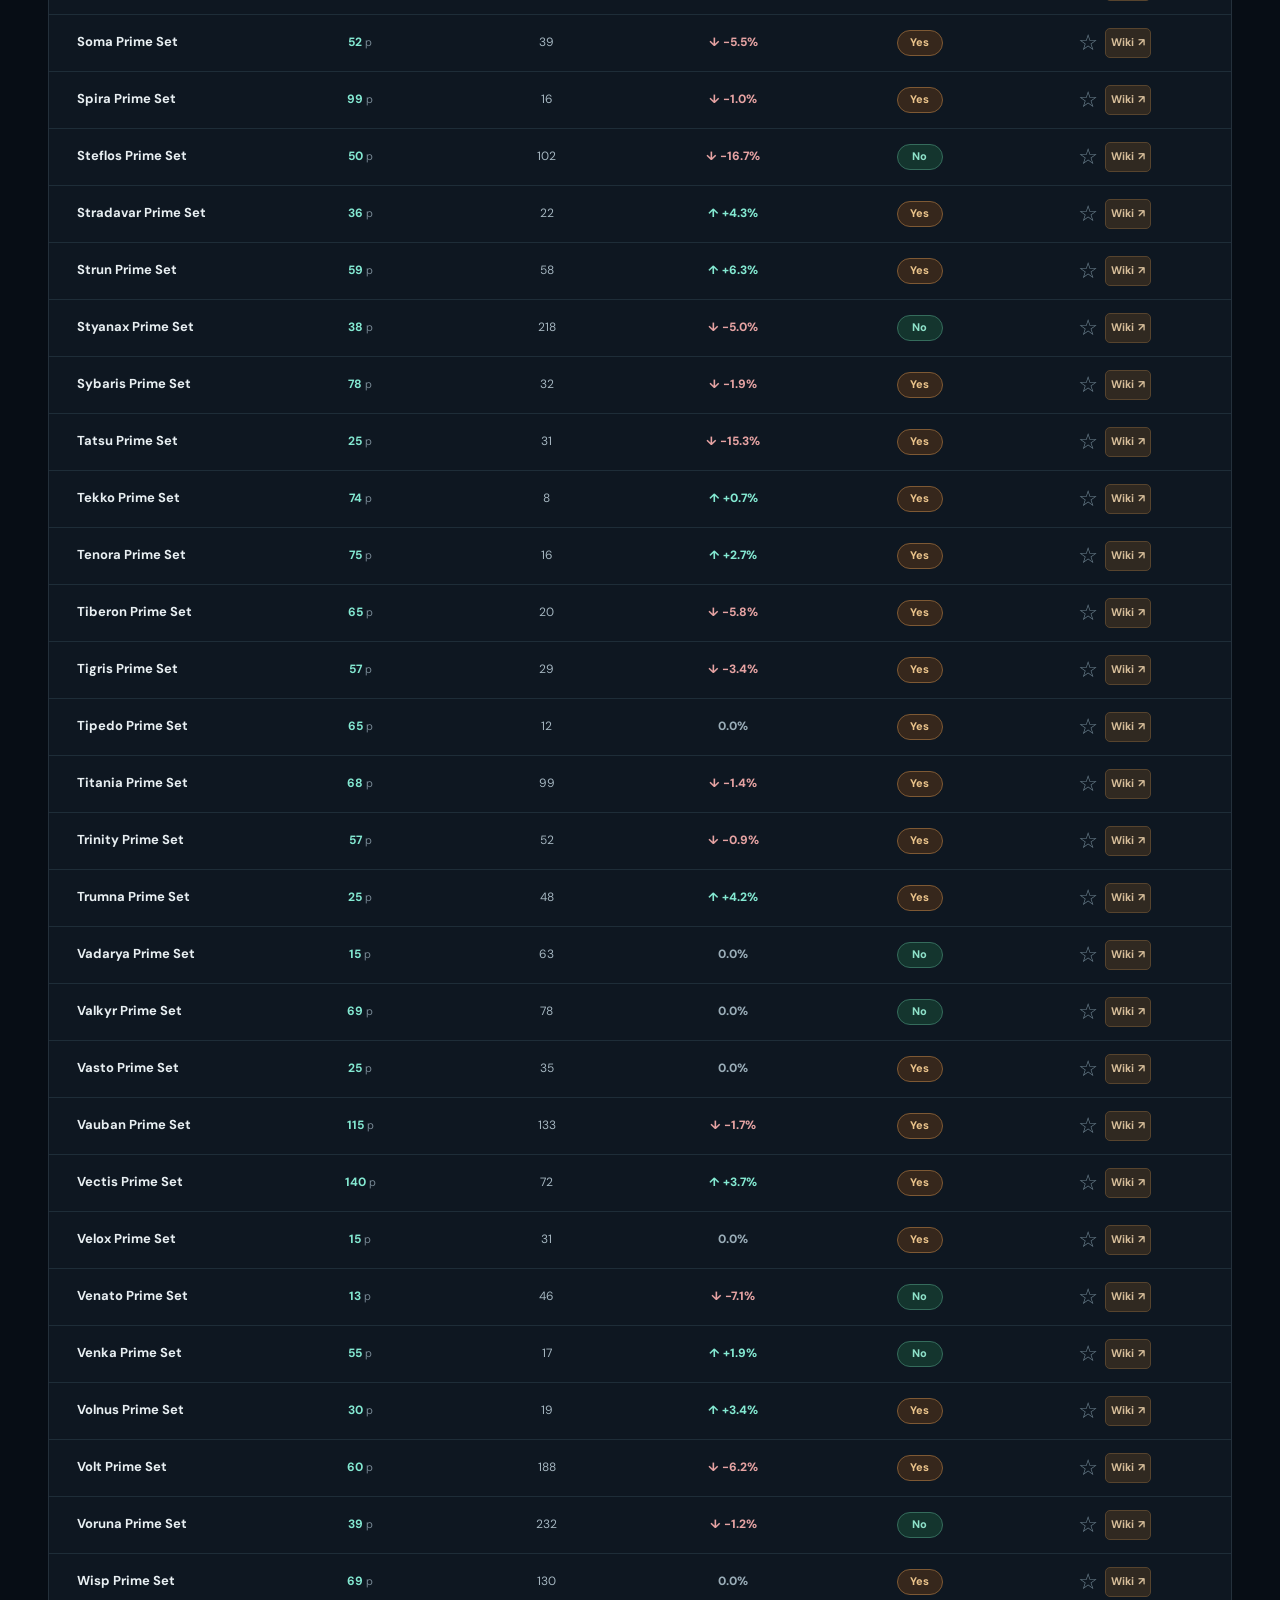
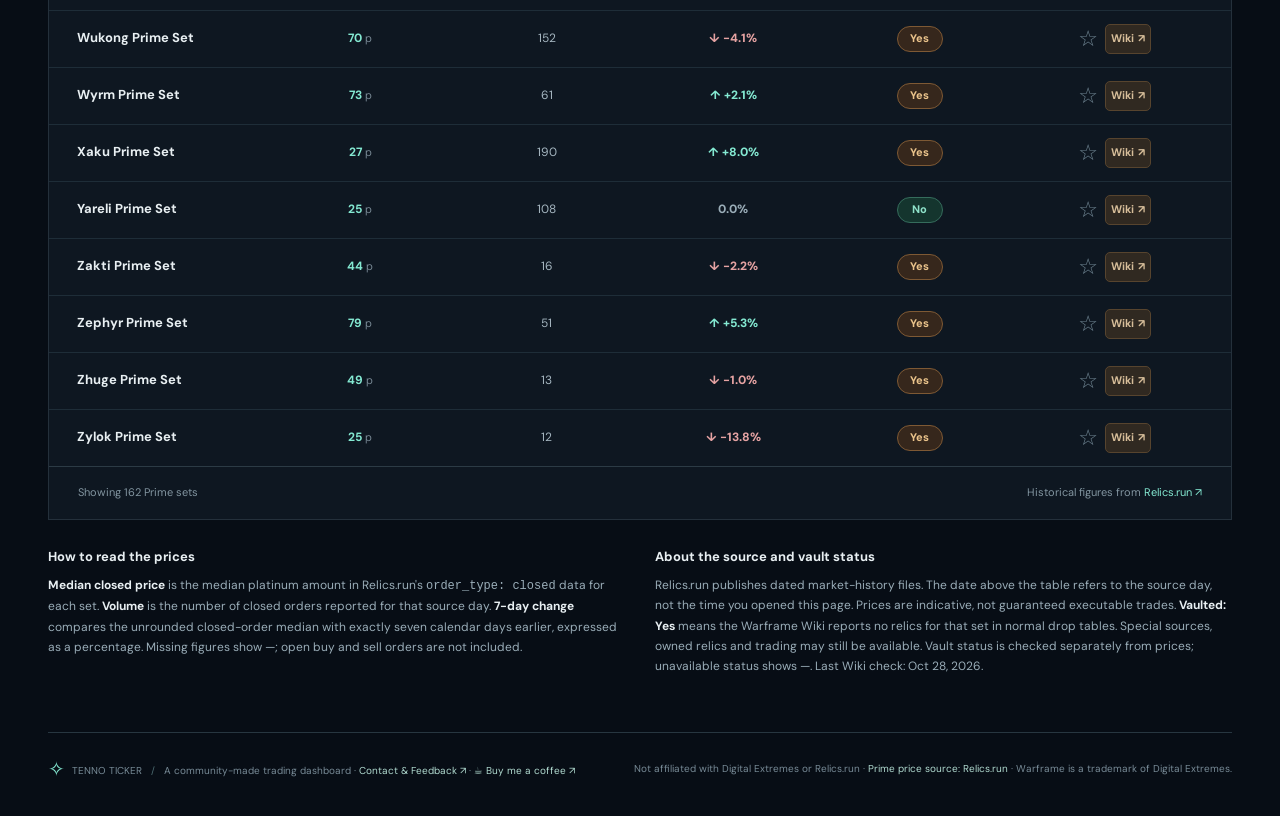
<file: site/prime-sets.html>
<!doctype html>
<html lang="en">
<head>
  <meta charset="utf-8">
  <meta name="viewport" content="width=device-width, initial-scale=1">
  <meta name="theme-color" content="#080e17">
  <meta name="description" content="Browse and sort historical platinum prices for Warframe Prime sets, using daily statistics from Relics.run.">
  <title>Prime Set Prices — Tenno Ticker</title>
  <link rel="preconnect" href="https://fonts.googleapis.com">
  <link rel="preconnect" href="https://fonts.gstatic.com" crossorigin>
  <link href="https://fonts.googleapis.com/css2?family=DM+Sans:wght@400;500;600;700&family=Space+Grotesk:wght@400;500;600;700&display=swap" rel="stylesheet">
  <link rel="stylesheet" href="./styles.css?v=tooltip-no-scroll-2">
  <link rel="stylesheet" href="./prime-sets.css?v=watchlists-2">
  <link rel="icon" type="image/png" href="./favicon.png">
  <script src="https://www.googletagmanager.com/gtag/js?id=G-MQFQ6QBJ6M" async></script>
  <script>
    window.dataLayer = window.dataLayer || [];
    function gtag(){dataLayer.push(arguments);}
    gtag('js', new Date());
    gtag('config', 'G-MQFQ6QBJ6M');
  </script>
  <script type="module" src="https://static.cloudflareinsights.com/beacon.min.js" data-cf-beacon='{"token":"58da4a2061cf43a3b5ef30803b7ceabc"}'></script>
  <script src="./prime-sets.js?v=watchlists-1" defer></script>
</head>
<body>
  <div class="app-shell">
    <header class="topbar">
      <a class="brand" href="./" aria-label="Tenno Ticker home">
        <span class="brand-mark" aria-hidden="true"><span class="brand-glyph">✧</span></span>
        <span class="brand-type">TENNO <strong>TICKER</strong><small>WARFRAME PRICE TRACKER</small></span>
      </a>
      <nav class="prime-navigation" aria-label="Price boards">
        <a href="./">Arcanes</a>
        <a href="./prime-sets.html" aria-current="page">Prime sets</a>
        <a href="./mods.html">Mods</a>
      </nav>
      <a class="prime-source-link" href="https://relics.run/history/" target="_blank" rel="noopener noreferrer">Data: Relics.run ↗</a>
    </header>

    <main>
      <section class="prime-hero board-hero">
        <div class="eyebrow"><span class="eyebrow-line"></span> RELICS.RUN · DAILY PRICE HISTORY</div>
        <h1>Prime Set <span>Prices.</span></h1>
        <p>Compare daily reported prices for complete Prime sets. Search and sort the whole catalog in one place.</p>
        <div class="prime-hero-meta">
          <span id="prime-status" role="status">Loading the published snapshot…</span>
          <span class="prime-meta-divider"></span>
          <span><strong id="prime-total">—</strong> sets tracked</span>
          <span class="prime-meta-divider"></span>
          <span>Prices in <strong>Platinum</strong></span>
        </div>
        <div class="hero-art" aria-hidden="true">
          <div class="orbit orbit-one"></div><div class="orbit orbit-two"></div><div class="orbit orbit-three"></div>
          <div class="core-glow"></div><div class="core-shape"><i></i><i></i><i></i><i></i><span class="core-center"></span></div>
          <span class="orbital-tick tick-one"></span><span class="orbital-tick tick-two"></span>
        </div>
      </section>

      <section class="market-panel prime-panel" aria-labelledby="prime-heading">
        <div class="section-head">
          <div>
            <h2 id="prime-heading">Prime set price board</h2>
            <p>Daily historical statistics from Relics.run, not live buy or sell listings.</p>
          </div>
          <button id="prime-refresh" class="refresh-button" type="button"><span class="refresh-icon" aria-hidden="true">↻</span> Check for updates</button>
        </div>
        <div id="prime-error" class="error-banner" role="alert" hidden></div>
        <div class="prime-toolbar">
          <label class="prime-search-label" for="prime-search">SEARCH <input id="prime-search" type="search" autocomplete="off" placeholder="Search Prime sets…"></label>
          <label class="prime-sort-label" for="prime-sort">SORT BY
            <select id="prime-sort">
              <option value="name">Prime Set</option>
              <option value="medianClosedPrice">Median closed price</option>
              <option value="volume">Volume</option>
              <option value="change7dPct">7-day change</option>
              <option value="vaulted">Vaulted</option>
            </select>
          </label>
          <button id="prime-direction" class="icon-button prime-direction" type="button" aria-label="Reverse sort order" title="Reverse sort order">A–Z</button>
          <label class="prime-priced-filter"><input id="prime-priced" type="checkbox"> Only with closed prices</label>
          <button id="prime-favorites-only" class="favorites-filter" type="button" aria-pressed="false"><span>☆</span> Watchlist</button>
          <div class="prime-vault-filter" role="group" aria-label="Filter by vault status">
            <label class="prime-priced-filter"><input id="prime-vaulted-only" type="checkbox"> Vaulted only</label>
            <label class="prime-priced-filter"><input id="prime-unvaulted-only" type="checkbox"> Unvaulted only</label>
          </div>
        </div>
        <div class="prime-table-meta"><span id="prime-count">Loading…</span></div>
        <p class="prime-data-note" id="prime-data-note" hidden>No closed-order statistics are available for Prime sets in this snapshot.</p>
        <div class="table-scroll-hint" role="note">↔ Scroll sideways on smaller screens to see all columns.</div>
        <div class="table-scroller">
          <table class="price-table prime-table">
            <thead id="prime-head">
              <tr>
                <th scope="col" data-sort="name" aria-sort="ascending"><button type="button" class="prime-sort-header" data-sort="name"><span>Prime Set</span><span class="prime-sort-arrow" aria-hidden="true">↑</span></button></th>
                <th scope="col" data-sort="medianClosedPrice" aria-sort="none"><button type="button" class="prime-sort-header" data-sort="medianClosedPrice"><span>Median closed price</span><span class="prime-sort-arrow" aria-hidden="true">↕</span></button></th>
                <th scope="col" data-sort="volume" aria-sort="none"><button type="button" class="prime-sort-header" data-sort="volume"><span>Volume</span><span class="prime-sort-arrow" aria-hidden="true">↕</span></button></th>
                <th scope="col" data-sort="change7dPct" aria-sort="none"><button type="button" class="prime-sort-header" data-sort="change7dPct"><span>7-day change</span><span class="prime-sort-arrow" aria-hidden="true">↕</span></button></th>
                <th scope="col" data-sort="vaulted" aria-sort="none"><button type="button" class="prime-sort-header" data-sort="vaulted" title="Yes means no relics for this set are in normal drop tables"><span>Vaulted</span><span class="prime-sort-arrow" aria-hidden="true">↕</span></button></th>
                <th scope="col">Actions</th>
              </tr>
            </thead>
            <tbody id="prime-body"><tr><td colspan="6" class="empty-state">Loading Prime sets…</td></tr></tbody>
          </table>
        </div>
        <div class="table-footer"><span id="prime-footer-count">—</span><span>Historical figures from <a href="https://relics.run/history/" target="_blank" rel="noopener noreferrer">Relics.run ↗</a></span></div>
      </section>

      <section class="prime-explanation" aria-label="Price definitions">
        <div><strong>How to read the prices</strong><p><b>Median closed price</b> is the median platinum amount in Relics.run's <code>order_type: closed</code> data for each set. <b>Volume</b> is the number of closed orders reported for that source day. <b>7-day change</b> compares the unrounded closed-order median with exactly seven calendar days earlier, expressed as a percentage. Missing figures show —; open buy and sell orders are not included.</p></div>
        <div><strong>About the source and vault status</strong><p>Relics.run publishes dated market-history files. The date above the table refers to the source day, not the time you opened this page. Prices are indicative, not guaranteed executable trades. <b>Vaulted: Yes</b> means the <a href="https://wiki.warframe.com/w/Prime_Vault" target="_blank" rel="noopener noreferrer">Warframe Wiki</a> reports no relics for that set in normal drop tables. Special sources, owned relics and trading may still be available. Vault status is checked separately from prices; unavailable status shows —. <span id="prime-vault-checked"></span></p></div>
      </section>
    </main>
<footer><span><span class="footer-mark">✧</span> TENNO TICKER <span class="footer-sep">/</span> A community-made trading dashboard · <a href="https://github.com/Saerdev/Tenno-Ticker/discussions" target="_blank" rel="noopener noreferrer" aria-label="Contact and feedback via public GitHub Discussions">Contact &amp; Feedback ↗</a> · <a href="https://ko-fi.com/saerdev" target="_blank" rel="noopener noreferrer" aria-label="Support Tenno Ticker on Ko-fi">☕ Buy me a coffee ↗</a></span><span>Not affiliated with Digital Extremes or Relics.run · <a href="https://relics.run/history/" target="_blank" rel="noopener noreferrer">Prime price source: Relics.run</a> · Warframe is a trademark of Digital Extremes.</span></footer>
  </div>
</body>
</html>
</file>
<file: site/styles.css>
:root{color-scheme:dark;--bg:#070d15;--bg2:#0b141e;--panel:#101923;--panel2:#111d28;--border:#24303b;--subtle:#788995;--muted:#9aadb8;--text:#e8eff2;--teal:#84e9d2;--teal-deep:#163d3b;--orange:#e8b47a;--rose:#e38b8b;--font-head:'Space Grotesk',system-ui,sans-serif;--font-body:'DM Sans',system-ui,sans-serif}
*{box-sizing:border-box}html{scroll-behavior:smooth}body{margin:0;background:var(--bg);color:var(--text);font-family:var(--font-body);font-size:14px;line-height:1.45}button,input,select{font:inherit}button,a{-webkit-tap-highlight-color:transparent}button{cursor:pointer}a{color:inherit;text-decoration:none}button:focus-visible,a:focus-visible,input:focus-visible,select:focus-visible{outline:2px solid var(--teal);outline-offset:3px}::selection{background:#488a82;color:#fff}.app-shell{max-width:1540px;margin:0 auto;padding:0 48px}.topbar{height:91px;border-bottom:1px solid #23303b;display:flex;align-items:center;justify-content:space-between;gap:20px}.brand{display:flex;align-items:center;gap:15px}.brand-mark{height:43px;width:43px;display:grid;place-items:center;border:1px solid #477c79;transform:rotate(45deg);border-radius:4px;background:linear-gradient(135deg,#163b39,#10222d);box-shadow:0 0 35px #3fb5a019 inset}.brand-glyph{transform:rotate(-45deg);font-size:33px;color:var(--teal);font-weight:400;line-height:1}.brand-type{font-family:var(--font-head);font-size:21px;line-height:1;letter-spacing:1.3px;font-weight:500;white-space:nowrap}.brand-type strong{font-weight:700;color:var(--teal)}.brand-type small{display:block;font-family:var(--font-body);font-size:9px;letter-spacing:2.25px;font-weight:700;color:#788a95;margin-top:8px}.topbar-right{display:flex;align-items:center;gap:34px}.quiet-label{font-size:11px;letter-spacing:.4px;color:#a4b2bd}.little-led,.hero-dot{display:inline-block;height:7px;width:7px;border-radius:50%;background:var(--teal);box-shadow:0 0 11px #5fe6b590;margin-right:8px}.topbar-link{font-size:12px;color:var(--teal);border:1px solid #2c4c4d;padding:10px 14px;border-radius:4px;transition:background .2s}.topbar-link:hover{background:#153535}
.hero{position:relative;overflow:hidden;border-bottom:1px solid var(--border);min-height:347px;display:flex;align-items:center;background:radial-gradient(ellipse 55% 100% at 85% 46%,#14313740,transparent 90%),linear-gradient(0deg,#0b162000,#0b16201c);margin:0 -48px;padding:36px 48px}.hero-text{position:relative;z-index:2;max-width:690px}.eyebrow{display:flex;align-items:center;gap:10px;color:var(--teal);letter-spacing:2px;font-size:10px;font-weight:700;margin-bottom:23px}.eyebrow-line{width:21px;height:1px;background:var(--teal)}.hero h1{font-family:var(--font-head);font-size:clamp(42px,4.3vw,68px);font-weight:600;line-height:1.06;letter-spacing:-2.5px;margin:0}.hero h1 span{color:var(--teal)}.hero p{max-width:530px;line-height:1.75;color:#9cadb8;font-size:15px;margin:20px 0 24px}.hero-meta{display:flex;align-items:center;flex-wrap:wrap;gap:0;color:#b0bcc5;font-size:12px}.meta-divider{height:13px;width:1px;background:#44515b;margin:0 23px}.plat-symbol{color:var(--teal)}.hero-art{position:absolute;width:500px;height:500px;right:45px;top:50%;transform:translateY(-50%);opacity:.9;pointer-events:none}.orbit{position:absolute;border:1px solid #3a797274;border-radius:50%;inset:55px}.orbit-two{inset:92px;border-color:#3d6d6d57}.orbit-three{inset:23px;border-color:#38575a50;border-style:dashed}.orbit-one:after,.orbit-two:after{content:'';position:absolute;left:50%;top:-3px;width:6px;height:6px;border:1px solid #c0ffde;background:var(--bg);transform:translateX(-50%) rotate(45deg)}.orbit-two:after{left:2%;top:34%}.core-glow{position:absolute;inset:139px;border-radius:50%;background:#47e3c228;filter:blur(33px)}.core-shape{position:absolute;inset:158px;transform:rotate(45deg);border:1px solid #9fe6d0;background:radial-gradient(circle,#2a796a85 0%,#142b32 48%,#09232c 68%);box-shadow:0 0 0 11px #37776a15,0 0 50px #69e3bd55, inset 0 0 32px #73bfb330}.core-shape i{position:absolute;width:50%;height:50%;border:1px solid #8bc7bc75}.core-shape i:nth-child(1){top:0;left:0}.core-shape i:nth-child(2){top:0;right:0}.core-shape i:nth-child(3){bottom:0;left:0}.core-shape i:nth-child(4){bottom:0;right:0}.core-center{position:absolute;inset:35%;background:#a8ffdbb5;filter:blur(1px);box-shadow:0 0 38px 20px #92eecf66}.orbital-tick{position:absolute;height:3px;width:28px;background:#65c3b0;transform:rotate(-42deg)}.tick-one{top:148px;left:77px}.tick-two{bottom:116px;right:52px}
.market-panel{border:1px solid var(--border);background:#0e1721;margin:29px 0 28px}.section-head{display:flex;justify-content:space-between;gap:20px;align-items:center;padding:28px 29px;border-bottom:1px solid var(--border)}.section-head h2{font-family:var(--font-head);font-size:28px;font-weight:600;letter-spacing:-.6px;margin:0;line-height:1.2}.section-head p{font-size:12px;color:#879ba8;margin:10px 0 0}.refresh-button{display:flex;gap:9px;align-items:center;white-space:nowrap;padding:11px 15px;color:var(--teal);border:1px solid #396661;border-radius:4px;background:#15272d;font-size:12px;font-weight:700;transition:background .2s}.refresh-button:hover{background:#1c383c}.refresh-button:disabled{opacity:.48;cursor:not-allowed}.refresh-icon{font-size:21px;font-weight:400;line-height:.7}.refresh-button.refreshing .refresh-icon{animation:spin 2s linear infinite}@keyframes spin{to{transform:rotate(360deg)}}
.progress-area{padding:12px 29px 15px;background:#0f2428;border-bottom:1px solid #285252}.progress-area[hidden],.error-banner[hidden]{display:none}.progress-top{display:flex;justify-content:space-between;align-items:center;color:#a4dcd0;font-size:11px;margin-bottom:9px}.progress-track{height:3px;background:#234447;overflow:hidden}.progress-fill{width:0%;height:100%;background:linear-gradient(90deg,#61bcae,#b2ffe8);transition:width .2s}.error-banner{margin:16px 29px 0;background:#30211e;border:1px solid #74453e;padding:13px;color:#f4b3a9;border-radius:3px;font-size:12px}
.toolbar{display:flex;gap:11px;align-items:stretch;padding:22px 27px 13px}.search-box{flex:1;min-width:160px;display:flex;align-items:center;gap:9px;padding:0 14px;border:1px solid #34404b;background:#0b131d;border-radius:4px;color:#728c94;height:43px}.search-box:focus-within{border-color:#75bdad}.search-box input{font-size:13px;color:var(--text);width:100%;height:100%;background:transparent;border:0;outline:0;min-width:0}.search-box input::placeholder{color:#778795}.search-box input::-webkit-search-cancel-button{cursor:pointer}.search-hint{border:1px solid #39464e;padding:0 7px;border-radius:3px;color:#8396a0;line-height:19px}.select-wrap{display:flex;flex-direction:column;justify-content:center;position:relative;padding:5px 34px 5px 12px;background:#101c27;border:1px solid #34404b;border-radius:4px;min-width:190px;height:43px}.field-label{color:#75918f;font-size:9px;letter-spacing:1px;font-weight:700}.select-wrap select{color:#e6efef;background:transparent;border:none;outline:0;appearance:none;font-size:12px;cursor:pointer;width:100%;height:21px}.select-wrap:after{content:'⌄';position:absolute;right:13px;top:10px;font-size:18px;color:#9baab4;pointer-events:none}.select-wrap select option{background:#14212c}.sort-wrap{min-width:196px}.icon-button{width:43px;height:43px;background:#14222b;color:#bce3d9;border:1px solid #34404b;border-radius:4px;flex-shrink:0;font-size:19px}.icon-button:hover{background:#1e333c}.toolbar-secondary{display:flex;align-items:center;gap:23px;padding:1px 27px 19px;flex-wrap:wrap}.view-switch{display:flex;padding:3px;background:#0a121b;border:1px solid #30404b;border-radius:4px;gap:2px}.view-switch button{background:transparent;border:0;color:#94a3ae;font-size:11px;padding:8px 11px;border-radius:3px;white-space:nowrap}.view-switch button.active{background:#203d3d;color:#baffec;font-weight:700;box-shadow:0 1px 5px #0006}.switch-control{display:flex;gap:9px;align-items:center;white-space:nowrap;color:#9faeba;font-size:12px;cursor:pointer}.switch-control input{position:absolute;width:1px;height:1px;opacity:0}.switch-track{width:28px;height:16px;background:#34414b;border-radius:20px;position:relative;transition:background .2s;flex-shrink:0}.switch-track:after{content:'';width:10px;height:10px;background:#91a0aa;border-radius:50%;position:absolute;left:3px;top:3px;transition:left .2s}.switch-control input:checked + .switch-track{background:#26786c}.switch-control input:checked + .switch-track:after{left:15px;background:#d3fff1}.switch-control input:focus-visible + .switch-track{outline:2px solid var(--teal);outline-offset:3px}.favorites-filter{font-size:12px;color:#a1b0ba;background:transparent;border:0;padding:4px 0;white-space:nowrap}.favorites-filter span{font-size:20px;color:#d3b073;vertical-align:-1px}.favorites-filter.active{color:var(--orange)}.toolbar-spacer{flex:1}.text-button{white-space:nowrap;background:transparent;border:0;color:var(--teal);font-size:12px;padding:6px 0;font-weight:700}.text-button span{font-size:20px;vertical-align:-1px;margin-right:4px}.text-button:hover{text-decoration:underline}.table-status{padding:12px 29px;display:flex;justify-content:space-between;gap:10px;align-items:center;background:#101d28;border-top:1px solid #2b3944;border-bottom:1px solid #2b3944;color:#9dabb5;font-size:11px}.table-status #result-count{font-weight:700;color:#becbd1}.status-key{display:flex;align-items:center;gap:7px}.key-dot{width:6px;height:6px;border-radius:50%;margin-left:14px}.key-green{background:var(--teal)}.key-amber{background:var(--orange)}
.table-scroller{overflow:auto;width:100%;min-height:190px}.price-table{width:100%;border-collapse:collapse;white-space:nowrap;table-layout:auto;text-align:left}.price-table th{font-size:10px;color:#80939f;letter-spacing:1px;font-weight:700;background:#0e1721;padding:15px 13px;border-bottom:1px solid #2d3b45;text-transform:uppercase;cursor:pointer;user-select:none}.price-table th:first-child{padding-left:29px;min-width:240px}.price-table th:last-child{padding-right:29px}.price-table th:hover{color:#c3ede4}.price-table th[data-sort="none"]{cursor:default}.price-table td{padding:13px;border-bottom:1px solid #1e2d38;color:#a5b6c0;font-size:12px}.price-table td:first-child{padding-left:29px}.price-table td:last-child{padding-right:29px}.price-table tbody tr:hover{background:#13242b}.price-table tbody tr:last-child td{border-bottom:none}.th-unit{color:#647682;font-size:9px;letter-spacing:0;display:block;font-weight:500;margin-top:4px;text-transform:none}.th-sort{font-size:10px;color:var(--teal);margin-left:4px}.item-cell{display:flex;align-items:center;gap:13px;min-width:210px}.item-icon{width:37px;height:37px;object-fit:contain;background:#192b32;border:1px solid #30504e;border-radius:7px;padding:4px;flex-shrink:0}.item-fallback{display:grid;place-items:center;font-size:24px;color:var(--teal)}.item-details{display:flex;flex-direction:column;align-items:flex-start;gap:4px}.item-name{font-family:var(--font-head);font-size:13px;font-weight:600;color:#e4edf0;line-height:1.2}.item-name:hover{color:var(--teal)}.item-sub{font-size:10px;color:#748993;letter-spacing:.2px}.amount{font-family:var(--font-head);font-size:15px;font-weight:600;font-variant-numeric:tabular-nums}.ask{color:#a6e8d4}.bid{color:#e8bc8d}.amount.empty{color:#546771;font-weight:400}.amount-pt{font-size:10px;color:#758e8e;margin-left:4px}.spread{font-variant-numeric:tabular-nums;color:#9aaeba}.spread.negative{color:#cba4be}.listing-count{color:#bdccd1;font-variant-numeric:tabular-nums}.action-cell{text-align:right}.favorite-btn{color:#6d8390;background:transparent;border:none;font-size:22px;line-height:1;vertical-align:middle;padding:4px 7px}.favorite-btn.active{color:#edc278}.favorite-btn:hover{color:#ffe09f}.outbound-link{padding:8px;color:#7dd7c7;font-size:18px;vertical-align:middle}.outbound-link:hover{color:#c6ffea}.empty-state{text-align:center;padding:65px 15px!important;color:#8ca0ab!important;white-space:normal}.table-footer{display:flex;justify-content:space-between;gap:20px;align-items:center;padding:18px 29px;border-top:1px solid #2c3b45;font-size:11px;color:#8295a0}.table-footer a{color:var(--teal)}.tiny-bullet{color:var(--teal);margin-right:5px}.footnotes{display:grid;grid-template-columns:1fr 1fr;gap:40px;margin:27px 1px 38px}.footnotes>div{display:flex;gap:13px;align-items:flex-start}.footnote-icon{display:grid;place-items:center;color:var(--teal);background:#172c32;border:1px solid #355251;height:27px;width:27px;flex-shrink:0;border-radius:4px;font-size:15px}.footnotes strong{font-size:13px;font-weight:700;color:#d8e4e7}.footnotes p{font-size:12px;line-height:1.7;color:#8e9eaa;max-width:580px;margin:7px 0 0}.footnotes b{color:#b4c7cb}footer{border-top:1px solid #273640;padding:22px 0 32px;display:flex;align-items:center;justify-content:space-between;gap:15px;font-size:10px;color:#788b97}.footer-mark{color:var(--teal);font-size:20px;vertical-align:-2px;margin-right:4px}.footer-sep{color:#4d6d72;margin:0 6px}
@media(max-width:1150px){.app-shell{padding:0 26px}.hero{margin:0 -26px;padding:32px 26px}.hero-art{right:-140px;opacity:.65}.hero-text{max-width:590px}.toolbar{flex-wrap:wrap}.search-box{flex-basis:45%}.select-wrap{flex:1}.toolbar-secondary{gap:16px}.table-status,.section-head{padding-left:20px;padding-right:20px}}
@media(max-width:780px){.app-shell{padding:0 16px}.topbar{height:77px}.brand-type{font-size:17px}.brand-type small{font-size:7px;letter-spacing:1.3px}.brand-mark{width:37px;height:37px}.topbar-source{display:none}.topbar-link{font-size:11px;padding:8px}.hero{margin:0 -16px;padding:42px 16px;min-height:360px}.hero h1{font-size:44px}.hero-text{max-width:540px}.hero-art{width:370px;height:370px;right:-215px;opacity:.36}.hero p{font-size:13px;max-width:380px}.orbital-label{display:none}.section-head{align-items:flex-start;flex-direction:column}.section-head h2{font-size:24px}.toolbar{padding:16px 14px 10px}.search-box{flex-basis:100%}.select-wrap{min-width:0;flex:1}.sort-wrap{flex:1}.toolbar-secondary{padding:3px 14px 16px;gap:13px}.view-switch{width:100%;justify-content:space-between}.view-switch button{flex:1}.toolbar-spacer{display:none}.text-button{margin-left:auto}.table-status{align-items:flex-start;flex-direction:column;padding:12px 15px}.status-key{flex-wrap:wrap}.price-table th:first-child,.price-table td:first-child{padding-left:15px}.price-table th:last-child,.price-table td:last-child{padding-right:15px}.table-footer{padding:16px 15px;flex-wrap:wrap}.footnotes{grid-template-columns:1fr;gap:22px}footer{flex-direction:column;align-items:flex-start}.error-banner{margin:12px 14px}.progress-area{padding:11px 14px}}
@media(max-width:430px){.hero h1{font-size:39px}.brand-type small{display:none}.topbar-link{font-size:10px;padding:7px}.hero-meta{font-size:11px}.meta-divider{margin:0 10px}.select-wrap{flex-basis:60%}.sort-wrap{flex-basis:60%}.sort-direction{width:42px}.toolbar-secondary{gap:15px}.section-head{padding:22px 15px}.switch-control{font-size:11px}.favorite-btn{font-size:20px}}
@media(prefers-reduced-motion:reduce){*,*:before,*:after{animation-duration:.01ms!important;transition-duration:.01ms!important;scroll-behavior:auto!important}}

.market-scope{display:flex;flex-direction:column;justify-content:center;gap:4px;padding:6px 14px;background:#101c27;border:1px solid #34404b;border-radius:4px;min-width:150px;height:43px}
.market-scope strong{color:#baffec;font-size:12px;font-weight:600;white-space:nowrap}
@media(max-width:780px){.market-scope{flex:1;min-width:0}}

.action-group{display:inline-flex;align-items:center;justify-content:flex-end;gap:8px;white-space:nowrap}
.action-group a{font-size:11px;font-weight:700;letter-spacing:.1px;padding:6px 8px;border:1px solid #2d4946;border-radius:5px;display:inline-flex;align-items:center;min-height:30px}
.action-group .outbound-link{color:#84e9d2;background:#15302e}
.action-group .wiki-link{color:#d6bd99;background:#302921;border-color:#57442e}
.action-group .outbound-link:hover{color:#fff;background:#225149}
.action-group .wiki-link:hover{color:#fff0d4;background:#493a28}
.item-cell[data-acquisition]{cursor:help}
.item-cell[data-acquisition] .item-name{cursor:pointer}
.acquisition-tooltip{position:fixed;z-index:1000;pointer-events:none;width:min(395px,calc(100vw - 24px));max-height:none;overflow:visible;background:#14232e;border:1px solid #49746e;box-shadow:0 20px 48px #000b,0 0 0 1px #29403c;border-radius:9px;padding:15px 16px;color:#dcebea;white-space:normal;line-height:1.4}
.acquisition-tooltip[hidden]{display:none}
.acquisition-heading span{display:block;color:#91b5ae;font-size:9px;font-weight:800;letter-spacing:1.4px}
.acquisition-heading strong{display:block;font-family:var(--font-head);font-size:15px;margin-top:4px;color:#f2fcfa}
.acquisition-list{margin:12px 0 7px;padding:0;list-style:none;display:flex;flex-direction:column;gap:8px}
.acquisition-list li{display:flex;align-items:flex-start;justify-content:space-between;gap:10px;color:#cadadf;font-size:11px}
.acquisition-list li span:first-child{flex:1;min-width:0}
.acquisition-chance{color:#91f0d5;font-family:var(--font-head);font-variant-numeric:tabular-nums;white-space:nowrap;font-weight:700}
.acquisition-empty{margin:12px 0;color:#b0c1c8;font-size:12px}
.acquisition-footer{display:flex;justify-content:space-between;gap:10px;padding-top:10px;margin-top:12px;border-top:1px solid #304651;color:#91a5aa;font-size:10px}
.acquisition-footer span:first-child{max-width:200px}
.acquisition-footer span:last-child{color:#d5bd95;white-space:nowrap}
footer a{color:#b1dbd0}
@media(max-width:780px){.action-group{gap:3px}.action-group a{padding:5px 6px;font-size:10px}}

.effect-section{margin-top:13px;padding:12px 0 13px;border-top:1px solid #304651}
.tooltip-section-heading{color:#8db4ac;font-size:10px;letter-spacing:1.25px;font-weight:800}
.effect-rank{float:right;color:#e0c797;font-size:10px;letter-spacing:.6px}
.effect-description{white-space:pre-line;font-size:12px;line-height:1.62;overflow-wrap:anywhere;color:#e5f3f0;margin:9px 0 0}
.effect-unavailable{font-size:11px;line-height:1.55;color:#b0c1c8;margin:9px 0 0}
.sources-section{padding-top:12px;border-top:1px solid #304651}
.acquisition-list{margin-top:11px}

.hero-meta #stat-total{font-family:var(--font-head);color:var(--teal);font-size:17px;font-weight:700;vertical-align:-1px}

/* The Arcane board uses the same balanced five-column layout as Prime Sets. */
.price-table.arcane-table{min-width:920px;table-layout:fixed}
.price-table.arcane-table th,.price-table.arcane-table td{width:20%;text-align:center}
.price-table.arcane-table th:first-child,.price-table.arcane-table td:first-child{min-width:0;text-align:left;padding-left:28px}
.price-table.arcane-table th:last-child,.price-table.arcane-table td:last-child{padding-right:28px}
.price-table.arcane-table td:first-child{white-space:normal}
.arcane-table .item-cell{min-width:0}
.arcane-table .item-details{min-width:0}
.arcane-table .item-name{white-space:normal}
.arcane-table .action-group{justify-content:center}
.arcane-table .action-cell{text-align:center}
.arcane-table .favorite-btn{font-size:21px}
.price-table.arcane-table th[data-sort="none"]{cursor:default}
.price-table.arcane-table th .th-unit{white-space:normal}
.topbar-right .prime-navigation{margin:0}
@media(max-width:900px){.arcane-table+.table-scroll-hint{display:block}}
@media(max-width:780px){.price-table.arcane-table th:first-child,.price-table.arcane-table td:first-child{padding-left:15px}.price-table.arcane-table th:last-child,.price-table.arcane-table td:last-child{padding-right:15px}}

/* Keep the Actions heading centered over the star, Market, and Wiki buttons. */
.price-table th:last-child,
.price-table td:last-child {
  text-align: center;
}

/* Inline Warframe damage/status icons supplied by the Wiki. */
.effect-status-icon {
  display: inline-block;
  width: 1.15em;
  height: 1.15em;
  margin: 0 0.12em;
  object-fit: contain;
  vertical-align: -0.18em;
}
/* Closed-order board: fit all seven columns on desktop instead of clipping Actions. */
.price-table {
  table-layout: fixed;
  min-width: 1180px;
}
.price-table th,
.price-table td {
  padding-left: 9px;
  padding-right: 9px;
}
.price-table th:first-child,
.price-table td:first-child {
  width: 20%;
  min-width: 0;
  padding-left: 18px;
}
.price-table th:nth-child(n+2):nth-child(-n+5),
.price-table td:nth-child(n+2):nth-child(-n+5) { width: 14.25%; }
.price-table th:nth-child(6),
.price-table td:nth-child(6) { width: 9%; }
.price-table th:last-child,
.price-table td:last-child { width: 14%; padding-right: 14px; }
.price-table .th-unit {
  white-space: normal;
  line-height: 1.35;
  overflow-wrap: anywhere;
}
.item-cell, .item-details { min-width: 0; }
.item-name { white-space: normal; overflow-wrap: anywhere; }
.action-group { gap: 3px; }
.action-group a { padding: 5px; }
.favorite-btn { padding: 3px 4px; }
.table-scroller { overflow-x: auto; overscroll-behavior-x: contain; }

/* On smaller screens the wide table remains horizontally scrollable. */
.table-scroll-hint {
  display: none;
  padding: 9px 18px;
  background: #101d28;
  color: #9bb7bd;
  border-bottom: 1px solid #2b3944;
  font-size: 11px;
}
@media (max-width: 1280px) {
  .table-scroll-hint { display: block; }
}
</file>
<file: site/prime-sets.css>
.prime-navigation{display:flex;align-items:center;gap:7px;margin-left:auto}
.prime-navigation a{border:1px solid transparent;border-radius:8px;padding:9px 15px;color:var(--muted);font-weight:700;white-space:nowrap}
.prime-navigation a:hover{color:var(--text);border-color:var(--border)}
.prime-navigation a[aria-current="page"]{color:var(--teal);background:#102b2b;border-color:#346c65}
.prime-source-link{font-size:12px;color:var(--muted);white-space:nowrap}
.prime-source-link:hover{color:var(--teal)}
.prime-hero{padding:66px 0 52px;position:relative}
.prime-hero h1{font-family:var(--font-head);font-size:clamp(38px,5.3vw,76px);line-height:1.06;letter-spacing:-.055em;margin:17px 0 17px}
.prime-hero h1 span{color:var(--teal)}
.prime-hero p{max-width:700px;font-size:16px;color:var(--muted);margin:0 0 22px}
.prime-hero-meta{display:flex;align-items:center;gap:15px;flex-wrap:wrap;color:var(--muted);font-size:12px}
.prime-hero-meta strong{color:var(--text)}
.prime-meta-divider{height:17px;width:1px;background:var(--border)}
.prime-panel{margin-bottom:25px}
.prime-toolbar{display:flex;align-items:flex-end;flex-wrap:wrap;gap:12px;padding:20px 28px 16px}
.prime-search-label,.prime-sort-label{display:flex;flex-direction:column;gap:7px;color:var(--subtle);font-size:10px;font-weight:800;letter-spacing:.1em}
.prime-search-label{flex:1 1 230px;min-width:180px}
.prime-search-label input,.prime-sort-label select{height:42px;border:1px solid #344450;border-radius:8px;background:#0a141d;color:var(--text);font-size:13px;font-weight:500;letter-spacing:normal;padding:0 12px;min-width:0}
.prime-search-label input:focus,.prime-sort-label select:focus{border-color:var(--teal)}
.prime-sort-label select{width:190px}
.prime-direction{height:42px;min-width:58px;border:1px solid #344450;border-radius:8px;color:var(--teal);background:#10202a;font-size:12px;font-weight:800}
.prime-priced-filter{display:flex;align-items:center;gap:9px;min-height:42px;font-size:12px;color:var(--muted);white-space:nowrap}
.prime-priced-filter input{accent-color:var(--teal);width:16px;height:16px}
.prime-vault-filter{display:flex;align-items:center;flex-wrap:wrap;column-gap:14px;row-gap:0}
/* Use the same unboxed watchlist appearance as the Arcane toolbar. */
.prime-panel .favorites-filter{min-height:42px}
.prime-panel .favorite-btn:focus-visible{outline:2px solid var(--teal);outline-offset:2px;border-radius:4px}
.prime-table-meta{display:flex;align-items:center;justify-content:space-between;gap:14px;padding:12px 28px;color:var(--muted);font-size:12px;border-top:1px solid var(--border)}
.price-table.prime-table{min-width:1080px;table-layout:fixed}
.price-table.prime-table th,.price-table.prime-table td{width:16.6667%;text-align:center}
.price-table.prime-table th:first-child,.price-table.prime-table td:first-child{min-width:0;text-align:left;padding-left:28px}
.price-table.prime-table th:last-child,.price-table.prime-table td:last-child{padding-right:28px}
.price-table.prime-table th:nth-child(6){cursor:default}
.prime-panel .table-scroll-hint{display:none}
.prime-table th small{display:block;margin-top:4px;color:var(--subtle);font-size:10px;font-weight:500;white-space:nowrap}
.prime-sort-header{display:inline-flex;align-items:center;gap:8px;text-align:left;border:0;background:transparent;color:inherit;padding:0;font:inherit;font-weight:inherit;cursor:pointer}
.prime-sort-header:hover,.prime-sort-header:focus-visible{color:var(--teal)}
.prime-sort-arrow{color:var(--subtle);font-size:13px}
.prime-table th[aria-sort="ascending"] .prime-sort-arrow,.prime-table th[aria-sort="descending"] .prime-sort-arrow{color:var(--teal)}
.prime-data-note{margin:0 28px 12px;color:var(--muted);font-size:12px;line-height:1.6}
.prime-table td:first-child{font-weight:700;color:var(--text);white-space:nowrap}
.prime-table td:not(:first-child){font-variant-numeric:tabular-nums}
.prime-table td .prime-pt{font-size:11px;margin-left:3px;color:var(--subtle)}
.prime-table td .prime-missing{color:var(--subtle)}
.prime-table td .prime-trade{color:var(--teal);font-weight:700}
.prime-change{font-weight:800;white-space:nowrap}
.prime-change-up{color:#84e9d2}
.prime-change-down{color:#e6a3a3}
.prime-change-flat{color:var(--muted)}
.prime-vault{display:inline-block;min-width:46px;text-align:center;border:1px solid;border-radius:999px;padding:4px 9px;font-size:11px;font-weight:800}
.prime-vault-yes{color:#eac38b;background:#36271c;border-color:#7e5934}
.prime-vault-no{color:#8ee1c9;background:#14352e;border-color:#356c5c}
.prime-table .prime-market-link{color:var(--text);white-space:normal;font-size:13px;font-weight:700}
.prime-table .prime-market-link:hover,.prime-table .prime-market-link:focus-visible{color:var(--teal);text-decoration:underline}
.prime-explanation{display:grid;grid-template-columns:1fr 1fr;gap:30px;color:var(--muted);font-size:12px;margin:26px 0 55px;line-height:1.7}
.prime-explanation strong{color:var(--text);font-size:13px}
.prime-explanation p{margin:7px 0 0}
.prime-explanation b{color:var(--text)}
@media(max-width:800px){.prime-source-link{display:none}.prime-hero{padding:45px 0 36px}.prime-explanation{grid-template-columns:1fr;gap:15px}}
@media(max-width:540px){.prime-navigation{gap:0}.prime-navigation a{padding:7px 8px;font-size:12px}.prime-sort-label{flex:1}.prime-sort-label select{width:100%}.prime-toolbar{gap:9px}}
@media(max-width:900px){.prime-panel .table-scroll-hint{display:block}}
@media(max-width:780px){.prime-panel .prime-toolbar{padding:16px 15px 14px}.prime-panel .prime-table-meta{padding:12px 15px}.prime-panel .prime-data-note{margin-left:15px;margin-right:15px}}

/* Arcane board follows the same equal-column treatment, minus Vaulted. */
.price-table.prime-table.arcane-table{min-width:920px;table-layout:fixed}
.price-table.prime-table.arcane-table th,.price-table.prime-table.arcane-table td{width:20%;text-align:center}
.price-table.prime-table.arcane-table th:first-child,.price-table.prime-table.arcane-table td:first-child{text-align:left;min-width:0}
.price-table.prime-table.arcane-table th:last-child,.price-table.prime-table.arcane-table td:last-child{padding-right:28px}
.price-table.prime-table.arcane-table .item-cell{min-width:0}
.price-table.prime-table.arcane-table .item-name{white-space:normal}
.topbar-right{gap:12px}
@media(max-width:980px){.topbar-right>.topbar-link{display:none}}
@media(max-width:780px){.topbar-right{gap:0}.price-table.prime-table.arcane-table th:last-child,.price-table.prime-table.arcane-table td:last-child{padding-right:15px}}

/* Shared hero treatment with the original orbital art on all three price boards. */
.prime-hero.board-hero{position:relative;isolation:isolate;overflow:hidden;min-height:275px;margin:24px 0 2px;padding:46px 40px 42px;border:1px solid #284841;border-radius:13px;background:linear-gradient(115deg,#14262d 0%,#0d1c27 57%,#0b151f 100%);box-shadow:inset 0 1px 0 #b5fff00b}
.board-hero::before{content:"";position:absolute;inset:0;z-index:-1;pointer-events:none;background:radial-gradient(ellipse 48% 95% at 91% 50%,#2c857548,transparent 90%),linear-gradient(90deg,transparent 75%,#8ee5cc06 75%);opacity:.75}
.board-hero .hero-art{width:500px;height:500px;right:24px;z-index:0;opacity:.83}
.board-hero > :not(.hero-art){position:relative;z-index:1}
.board-hero .eyebrow{margin-bottom:18px}
.board-hero h1{position:relative;margin:0 0 14px;font-size:clamp(38px,5vw,68px)}
.board-hero p{position:relative;max-width:630px;margin:0 0 22px;font-size:14px;line-height:1.75;color:#afc2c9}
.board-hero .prime-hero-meta{position:relative;display:inline-flex;max-width:100%;padding:11px 15px;border:1px solid #38564f;border-radius:7px;background:#08191e99;color:#aebfc6}
@media(max-width:800px){.prime-hero.board-hero{min-height:0;padding:35px 25px 32px;margin-top:16px}.board-hero .hero-art{right:-180px;opacity:.32}.board-hero p{font-size:13px}}
@media(max-width:520px){.prime-hero.board-hero{padding:30px 18px 28px}.board-hero .hero-art{right:-280px;opacity:.22}.board-hero .prime-hero-meta{gap:9px;padding:10px 11px;font-size:11px}.board-hero .prime-meta-divider{display:none}}

/* Informational hover cards never have an inner scrollbar, even if older inline styles linger. */
#arcane-tooltip,#mod-tooltip{max-height:none!important;height:auto!important;overflow:visible!important;pointer-events:none}
</file>
<file: site/mods.css>
.rank-pick{display:flex;align-items:center;gap:14px;min-height:42px;margin:0;padding:1px 0 0;border:0;color:var(--muted);white-space:nowrap}
.rank-pick legend{padding:0;color:var(--subtle);font-size:10px;font-weight:800;letter-spacing:.1em}
.rank-pick label{display:flex;align-items:center;gap:5px;font-size:12px;cursor:pointer}
.rank-pick input{accent-color:var(--teal)}
.mod-syndicate-filter{margin:0 27px 19px;padding:14px 17px 16px;min-width:0;border:1px solid #304851;border-radius:5px;background:#101e28}
.mod-syndicate-filter legend{padding:0 8px;color:#91b4b4;font-size:10px;font-weight:800;letter-spacing:.12em}
.mod-syndicate-head{display:flex;justify-content:space-between;align-items:center;gap:14px;margin-bottom:13px}
.mod-syndicate-head p{margin:0;color:#9bb0b8;font-size:12px;line-height:1.5}
.mod-syndicate-clear{flex-shrink:0;padding:5px 8px;color:var(--teal);font-size:11px;font-weight:700;background:transparent;border:0;cursor:pointer}
.mod-syndicate-clear:hover{text-decoration:underline}
.mod-syndicate-clear:focus-visible{outline:2px solid var(--teal);outline-offset:2px}
.mod-syndicate-clear[hidden]{display:none}
.mod-syndicate-group + .mod-syndicate-group{margin-top:13px;padding-top:13px;border-top:1px solid #2b3e48}
.mod-syndicate-group h3{margin:0 0 8px;color:#8da2ac;font-size:10px;font-weight:800;letter-spacing:.06em;text-transform:uppercase}
.mod-syndicate-list{display:flex;flex-wrap:wrap;gap:7px}
.mod-syndicate-list label{display:inline-flex;align-items:center;gap:7px;min-height:31px;padding:5px 9px;border:1px solid #3a4c55;border-radius:4px;color:#c3d0d5;background:#14232e;font-size:12px;line-height:1.35;cursor:pointer}
.mod-syndicate-list label:hover{border-color:#619e95}
.mod-syndicate-list label:has(input:checked){border-color:#61aa9e;color:#d5f9ed;background:#1a3b3d}
.mod-syndicate-list label:focus-within{outline:2px solid var(--teal);outline-offset:2px}
.mod-syndicate-list input{margin:0;accent-color:var(--teal);cursor:pointer}
.price-table.mod-table{min-width:850px}
.price-table.mod-table th,.price-table.mod-table td{width:20%}
.price-table.mod-table td:first-child{font-weight:700}
.mod-name{display:inline-block;max-width:100%;color:var(--text);border-bottom:1px dotted #5d777a;font-weight:700;white-space:normal;cursor:help}
.mod-name:hover,.mod-name:focus-visible{color:var(--teal);border-bottom-color:var(--teal)}
.mod-name-sub{display:block;margin-top:3px;color:var(--subtle);font-size:10px;font-weight:500;letter-spacing:.02em}
.mod-more-wrap{display:flex;justify-content:center;padding:8px 0 20px}
.mod-more-wrap button{border:1px solid #37665e;border-radius:5px;background:#132c2a;color:var(--teal);font-weight:700;padding:11px 24px}
.mod-more-wrap button[hidden]{display:none}
.mod-more-wrap button:hover{background:#20483f}
.mod-panel .prime-table-meta{flex-wrap:wrap}
.mod-panel .table-scroll-hint{display:none}
.mod-effect-section{margin-top:12px;padding:12px 0;border-top:1px solid #304651}
.mod-source-section{padding-top:12px;border-top:1px solid #304651}
.mod-effect-text{white-space:pre-line;overflow-wrap:anywhere;margin:9px 0 0;font-size:12px;line-height:1.65;color:#e5f3f0}
.mod-effect-variant{margin-top:10px}
.mod-effect-variant b{font-size:10px;letter-spacing:.08em;color:#e0c797}
.mod-effect-variant .mod-effect-text{margin-top:3px}
@media(max-width:900px){.mod-panel .table-scroll-hint{display:block}}
@media(max-width:660px){.mod-panel .prime-table-meta{gap:4px}.mod-panel .rank-pick{width:100%}}
@media(max-width:660px){.mod-syndicate-filter{margin:0 14px 15px;padding:12px}.mod-syndicate-head{align-items:flex-start}.mod-syndicate-head p{font-size:11px}.mod-syndicate-list{gap:6px}.mod-syndicate-list label{font-size:11px}}
</file>
